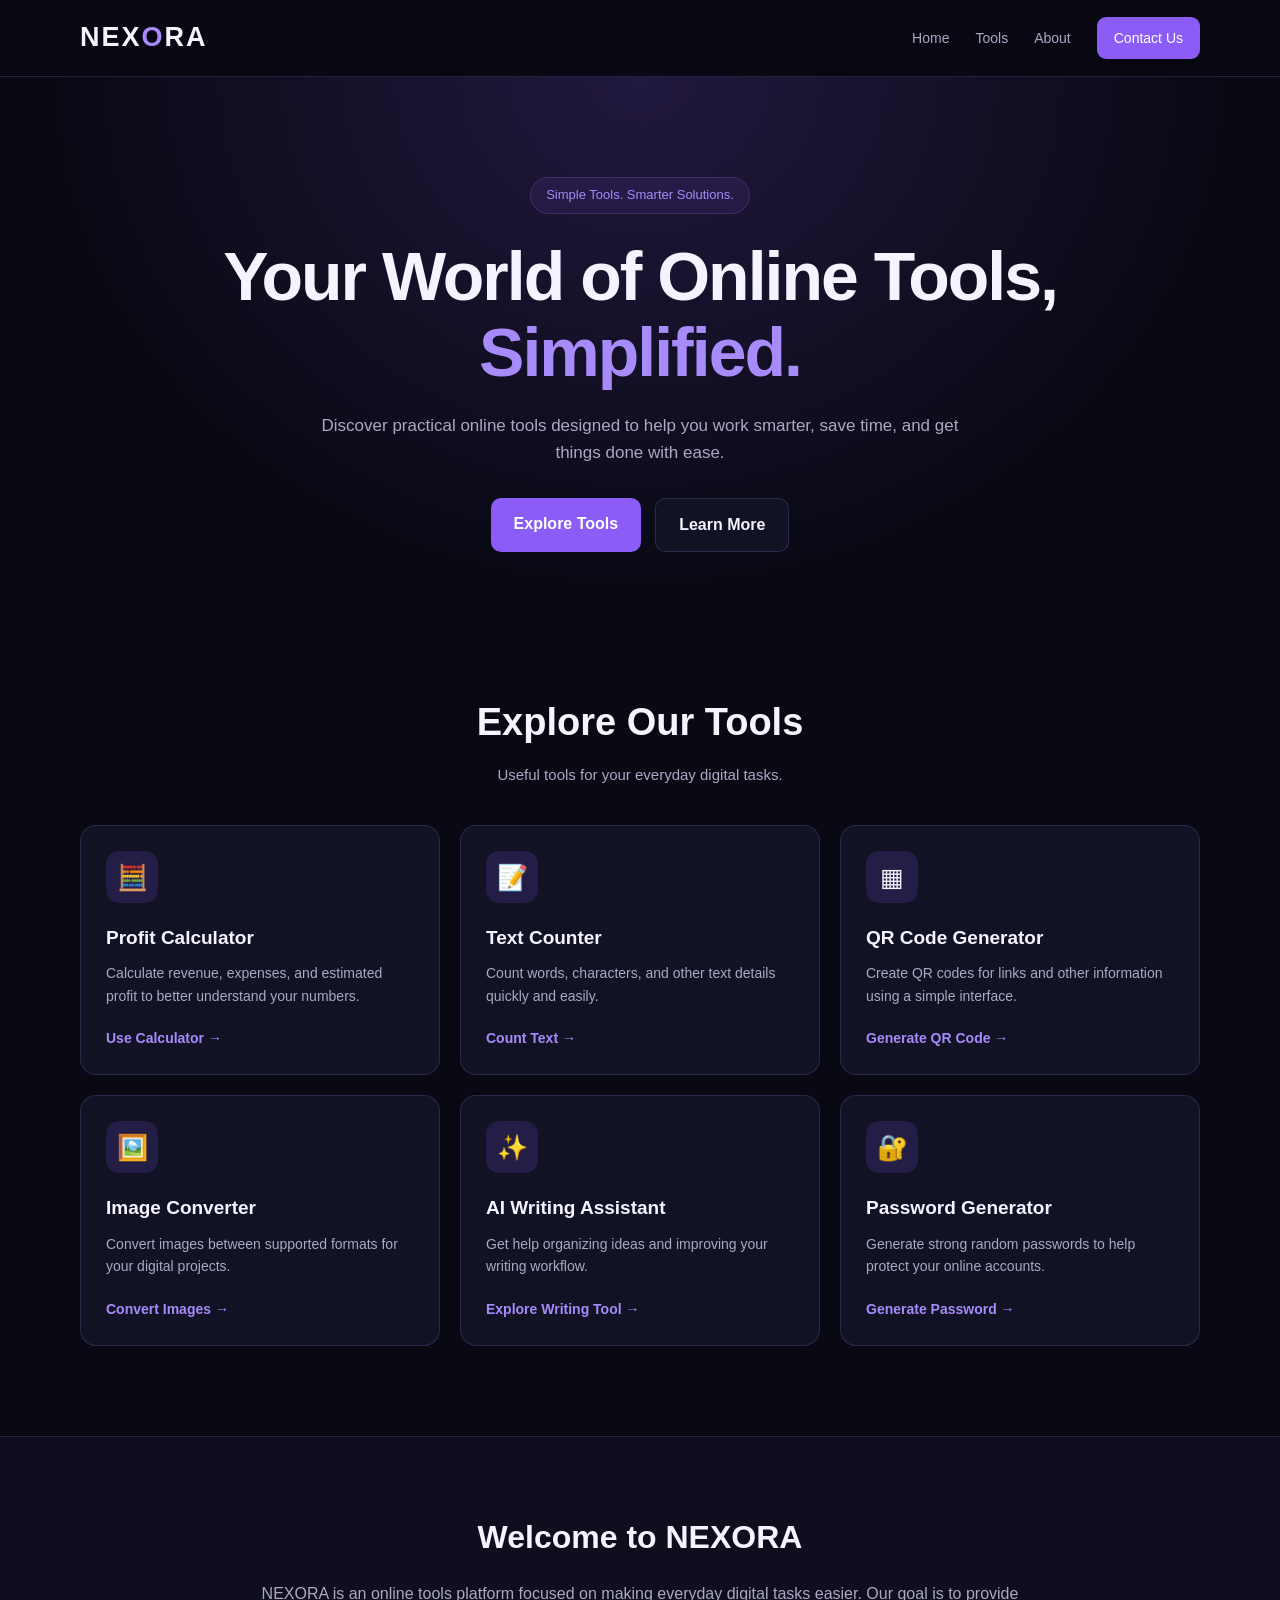
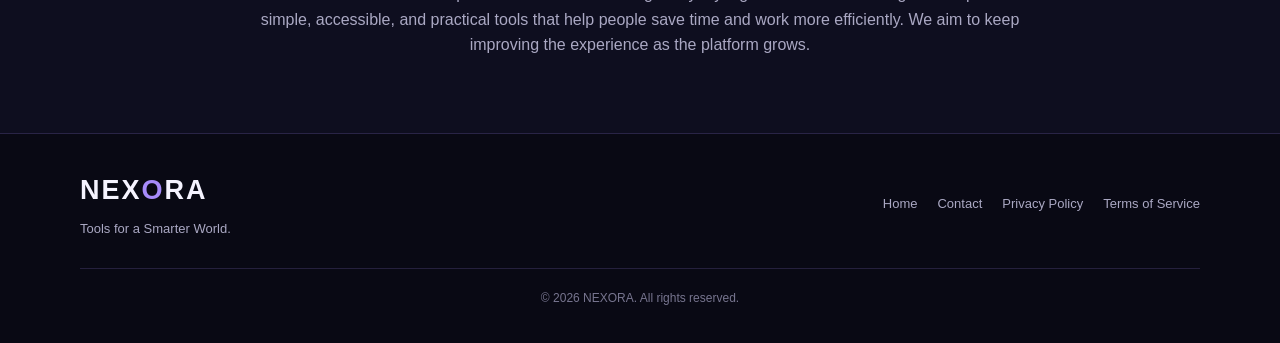
<file: index.html>
<!DOCTYPE html>
<html lang="en">
<head>
    <meta charset="UTF-8">
    <meta name="viewport" content="width=device-width, initial-scale=1.0">
    <meta name="theme-color" content="#090914">

    <meta name="description" content="NEXORA provides free, simple and powerful online tools for productivity, file conversion, calculations and more.">

    <meta name="robots" content="index, follow">

    <title>NEXORA — Tools for a Smarter World</title>

    <!-- Google AdSense -->
    <script async
        src="https://pagead2.googlesyndication.com/pagead/js/adsbygoogle.js?client=ca-pub-7312902540885556"
        crossorigin="anonymous"></script>

    <style>
        :root {
            --background: #090914;
            --surface: #121225;
            --surface-hover: #1a1a33;
            --purple: #8b5cf6;
            --purple-light: #a78bfa;
            --text: #f5f3ff;
            --muted: #aaa8c3;
            --border: rgba(167, 139, 250, 0.18);
        }

        * {
            margin: 0;
            padding: 0;
            box-sizing: border-box;
        }

        html {
            scroll-behavior: smooth;
        }

        body {
            font-family: Arial, Helvetica, sans-serif;
            background: var(--background);
            color: var(--text);
            line-height: 1.6;
        }

        a {
            color: inherit;
            text-decoration: none;
        }

        button,
        a {
            -webkit-tap-highlight-color: transparent;
        }

        .container {
            width: min(1120px, 92%);
            margin: 0 auto;
        }

        /* Header */

        header {
            position: sticky;
            top: 0;
            z-index: 100;
            background: rgba(9, 9, 20, 0.92);
            backdrop-filter: blur(14px);
            border-bottom: 1px solid var(--border);
        }

        .navbar {
            min-height: 76px;
            display: flex;
            justify-content: space-between;
            align-items: center;
            gap: 24px;
        }

        .logo {
            font-size: 27px;
            font-weight: 800;
            letter-spacing: 2px;
            color: var(--text);
        }

        .logo span {
            color: var(--purple-light);
        }

        .nav-links {
            display: flex;
            align-items: center;
            gap: 26px;
        }

        .nav-links a {
            color: var(--muted);
            font-size: 14px;
            transition: color 0.2s ease;
        }

        .nav-links a:hover {
            color: var(--purple-light);
        }

        .nav-button {
            background: var(--purple);
            color: white !important;
            padding: 10px 17px;
            border-radius: 9px;
        }

        .nav-button:hover {
            background: #7544e8;
        }

        /* Hero */

        .hero {
            text-align: center;
            padding: 100px 0 80px;
            background:
                radial-gradient(
                    ellipse at top,
                    rgba(139, 92, 246, 0.19),
                    transparent 65%
                );
        }

        .hero-label {
            display: inline-block;
            color: var(--purple-light);
            border: 1px solid var(--border);
            background: rgba(139, 92, 246, 0.09);
            padding: 7px 15px;
            border-radius: 50px;
            font-size: 13px;
            margin-bottom: 24px;
        }

        .hero h1 {
            font-size: clamp(38px, 6vw, 68px);
            line-height: 1.12;
            letter-spacing: -2px;
            max-width: 850px;
            margin: 0 auto 22px;
        }

        .hero h1 span {
            color: var(--purple-light);
        }

        .hero p {
            max-width: 650px;
            margin: 0 auto;
            color: var(--muted);
            font-size: 17px;
        }

        .hero-buttons {
            display: flex;
            justify-content: center;
            gap: 14px;
            flex-wrap: wrap;
            margin-top: 32px;
        }

        .button {
            display: inline-block;
            padding: 13px 23px;
            border-radius: 10px;
            font-weight: 700;
            transition: transform 0.2s ease,
                        background 0.2s ease;
        }

        .button:hover {
            transform: translateY(-2px);
        }

        .button-primary {
            background: var(--purple);
            color: white;
        }

        .button-primary:hover {
            background: #7544e8;
        }

        .button-secondary {
            border: 1px solid var(--border);
            background: var(--surface);
            color: var(--text);
        }

        .button-secondary:hover {
            background: var(--surface-hover);
        }

        /* Tools */

        .tools-section {
            padding: 60px 0 90px;
            scroll-margin-top: 90px;
        }

        .section-heading {
            text-align: center;
            margin-bottom: 38px;
        }

        .section-heading h2 {
            font-size: clamp(28px, 4vw, 38px);
            margin-bottom: 10px;
        }

        .section-heading p {
            color: var(--muted);
            font-size: 15px;
        }

        .tools-grid {
            display: grid;
            grid-template-columns: repeat(3, minmax(0, 1fr));
            gap: 20px;
        }

        .tool-card {
            display: flex;
            flex-direction: column;
            align-items: flex-start;
            min-height: 240px;
            padding: 25px;
            background: var(--surface);
            border: 1px solid var(--border);
            border-radius: 16px;
            transition: transform 0.2s ease,
                        border-color 0.2s ease,
                        background 0.2s ease;
        }

        .tool-card:hover {
            transform: translateY(-5px);
            border-color: rgba(167, 139, 250, 0.55);
            background: var(--surface-hover);
        }

        .tool-icon {
            display: flex;
            align-items: center;
            justify-content: center;
            width: 52px;
            height: 52px;
            border-radius: 13px;
            background: rgba(139, 92, 246, 0.15);
            font-size: 25px;
            margin-bottom: 20px;
        }

        .tool-card h3 {
            font-size: 19px;
            margin-bottom: 9px;
        }

        .tool-card p {
            color: var(--muted);
            font-size: 14px;
            margin-bottom: 20px;
        }

        .tool-link {
            margin-top: auto;
            color: var(--purple-light);
            font-size: 14px;
            font-weight: 700;
        }

        .tool-link:hover {
            color: white;
        }

        /* About */

        .about-section {
            padding: 75px 0;
            background: rgba(18, 18, 37, 0.65);
            border-top: 1px solid var(--border);
            border-bottom: 1px solid var(--border);
            scroll-margin-top: 90px;
        }

        .about-content {
            max-width: 760px;
            margin: 0 auto;
            text-align: center;
        }

        .about-content h2 {
            font-size: 32px;
            margin-bottom: 18px;
        }

        .about-content p {
            color: var(--muted);
            font-size: 16px;
        }

        /* Footer */

        footer {
            padding: 35px 0;
        }

        .footer-content {
            display: flex;
            justify-content: space-between;
            align-items: center;
            gap: 22px;
            flex-wrap: wrap;
        }

        .footer-brand p {
            color: var(--muted);
            font-size: 13px;
            margin-top: 7px;
        }

        .footer-links {
            display: flex;
            gap: 20px;
            flex-wrap: wrap;
        }

        .footer-links a {
            color: var(--muted);
            font-size: 13px;
        }

        .footer-links a:hover {
            color: var(--purple-light);
        }

        .copyright {
            text-align: center;
            color: #77758f;
            font-size: 12px;
            margin-top: 28px;
            padding-top: 20px;
            border-top: 1px solid var(--border);
        }

        /* Responsive design */

        @media (max-width: 850px) {
            .tools-grid {
                grid-template-columns: repeat(2, minmax(0, 1fr));
            }

            .nav-links {
                gap: 15px;
            }
        }

        @media (max-width: 560px) {
            .navbar {
                min-height: 70px;
                flex-wrap: wrap;
                padding: 15px 0;
            }

            .logo {
                font-size: 24px;
            }

            .nav-links {
                width: 100%;
                justify-content: space-between;
                gap: 10px;
            }

            .nav-links a {
                font-size: 12px;
            }

            .nav-button {
                padding: 7px 10px;
            }

            .hero {
                padding: 75px 0 55px;
            }

            .hero h1 {
                letter-spacing: -1px;
            }

            .hero p {
                font-size: 15px;
            }

            .tools-section {
                padding: 45px 0 65px;
            }

            .tools-grid {
                grid-template-columns: 1fr;
            }

            .tool-card {
                min-height: 215px;
            }

            .footer-content {
                flex-direction: column;
                align-items: flex-start;
            }

            .about-content h2 {
                font-size: 27px;
            }
        }
    </style>
</head>

<body>

    <!-- Header -->
    <header>
        <div class="container navbar">

            <a class="logo" href="index.html" aria-label="NEXORA Home">
                NEX<span>O</span>RA
            </a>

            <nav class="nav-links" aria-label="Main navigation">
                <a href="index.html">Home</a>
                <a href="#tools">Tools</a>
                <a href="#about">About</a>
                <a href="contact.html" class="nav-button">Contact Us</a>
            </nav>

        </div>
    </header>

    <main>

        <!-- Hero Section -->
        <section class="hero">
            <div class="container">

                <div class="hero-label">
                    Simple Tools. Smarter Solutions.
                </div>

                <h1>
                    Your World of Online Tools,
                    <span>Simplified.</span>
                </h1>

                <p>
                    Discover practical online tools designed to help you
                    work smarter, save time, and get things done with ease.
                </p>

                <div class="hero-buttons">
                    <a href="#tools" class="button button-primary">
                        Explore Tools
                    </a>

                    <a href="#about" class="button button-secondary">
                        Learn More
                    </a>
                </div>

            </div>
        </section>

        <!-- Tools Section -->
        <section class="tools-section" id="tools">
            <div class="container">

                <div class="section-heading">
                    <h2>Explore Our Tools</h2>
                    <p>
                        Useful tools for your everyday digital tasks.
                    </p>
                </div>

                <div class="tools-grid">

                    <!-- Tool 1 -->
                    <article class="tool-card">
                        <div class="tool-icon" aria-hidden="true">🧮</div>

                        <h3>Profit Calculator</h3>

                        <p>
                            Calculate revenue, expenses, and estimated
                            profit to better understand your numbers.
                        </p>

                        <a href="profit-calculator.html" class="tool-link">
                            Use Calculator →
                        </a>
                    </article>

                    <!-- Tool 2 -->
                    <article class="tool-card">
                        <div class="tool-icon" aria-hidden="true">📝</div>

                        <h3>Text Counter</h3>

                        <p>
                            Count words, characters, and other text
                            details quickly and easily.
                        </p>

                        <a href="text-counter.html" class="tool-link">
                            Count Text →
                        </a>
                    </article>

                    <!-- Tool 3 -->
                    <article class="tool-card">
                        <div class="tool-icon" aria-hidden="true">▦</div>

                        <h3>QR Code Generator</h3>

                        <p>
                            Create QR codes for links and other
                            information using a simple interface.
                        </p>

                        <a href="qr-generator.html" class="tool-link">
                            Generate QR Code →
                        </a>
                    </article>

                    <!-- Tool 4 -->
                    <article class="tool-card">
                        <div class="tool-icon" aria-hidden="true">🖼️</div>

                        <h3>Image Converter</h3>

                        <p>
                            Convert images between supported formats
                            for your digital projects.
                        </p>

                        <a href="image-converter.html" class="tool-link">
                            Convert Images →
                        </a>
                    </article>

                    <!-- Tool 5 -->
                    <article class="tool-card">
                        <div class="tool-icon" aria-hidden="true">✨</div>

                        <h3>AI Writing Assistant</h3>

                        <p>
                            Get help organizing ideas and improving
                            your writing workflow.
                        </p>

                        <a href="ai-writing.html" class="tool-link">
                            Explore Writing Tool →
                        </a>
                    </article>

                    <!-- Tool 6 -->
                    <article class="tool-card">
                        <div class="tool-icon" aria-hidden="true">🔐</div>

                        <h3>Password Generator</h3>

                        <p>
                            Generate strong random passwords to help
                            protect your online accounts.
                        </p>

                        <a href="password-generator.html" class="tool-link">
                            Generate Password →
                        </a>
                    </article>

                </div>

            </div>
        </section>

        <!-- About Section -->
        <section class="about-section" id="about">
            <div class="container">

                <div class="about-content">
                    <h2>Welcome to NEXORA</h2>

                    <p>
                        NEXORA is an online tools platform focused on
                        making everyday digital tasks easier. Our goal
                        is to provide simple, accessible, and practical
                        tools that help people save time and work more
                        efficiently. We aim to keep improving the
                        experience as the platform grows.
                    </p>
                </div>

            </div>
        </section>

    </main>

    <!-- Footer -->
    <footer>
        <div class="container">

            <div class="footer-content">

                <div class="footer-brand">
                    <a class="logo" href="index.html">
                        NEX<span>O</span>RA
                    </a>

                    <p>Tools for a Smarter World.</p>
                </div>

                <nav class="footer-links" aria-label="Footer navigation">
                    <a href="index.html">Home</a>
                    <a href="contact.html">Contact</a>
                    <a href="privacy.html">Privacy Policy</a>
                    <a href="terms.html">Terms of Service</a>
                </nav>

            </div>

            <div class="copyright">
                © <span id="current-year"></span> NEXORA.
                All rights reserved.
            </div>

        </div>
    </footer>

    <script>
        document.getElementById("current-year").textContent =
            new Date().getFullYear();
    </script>

</body>
</html>
</file>
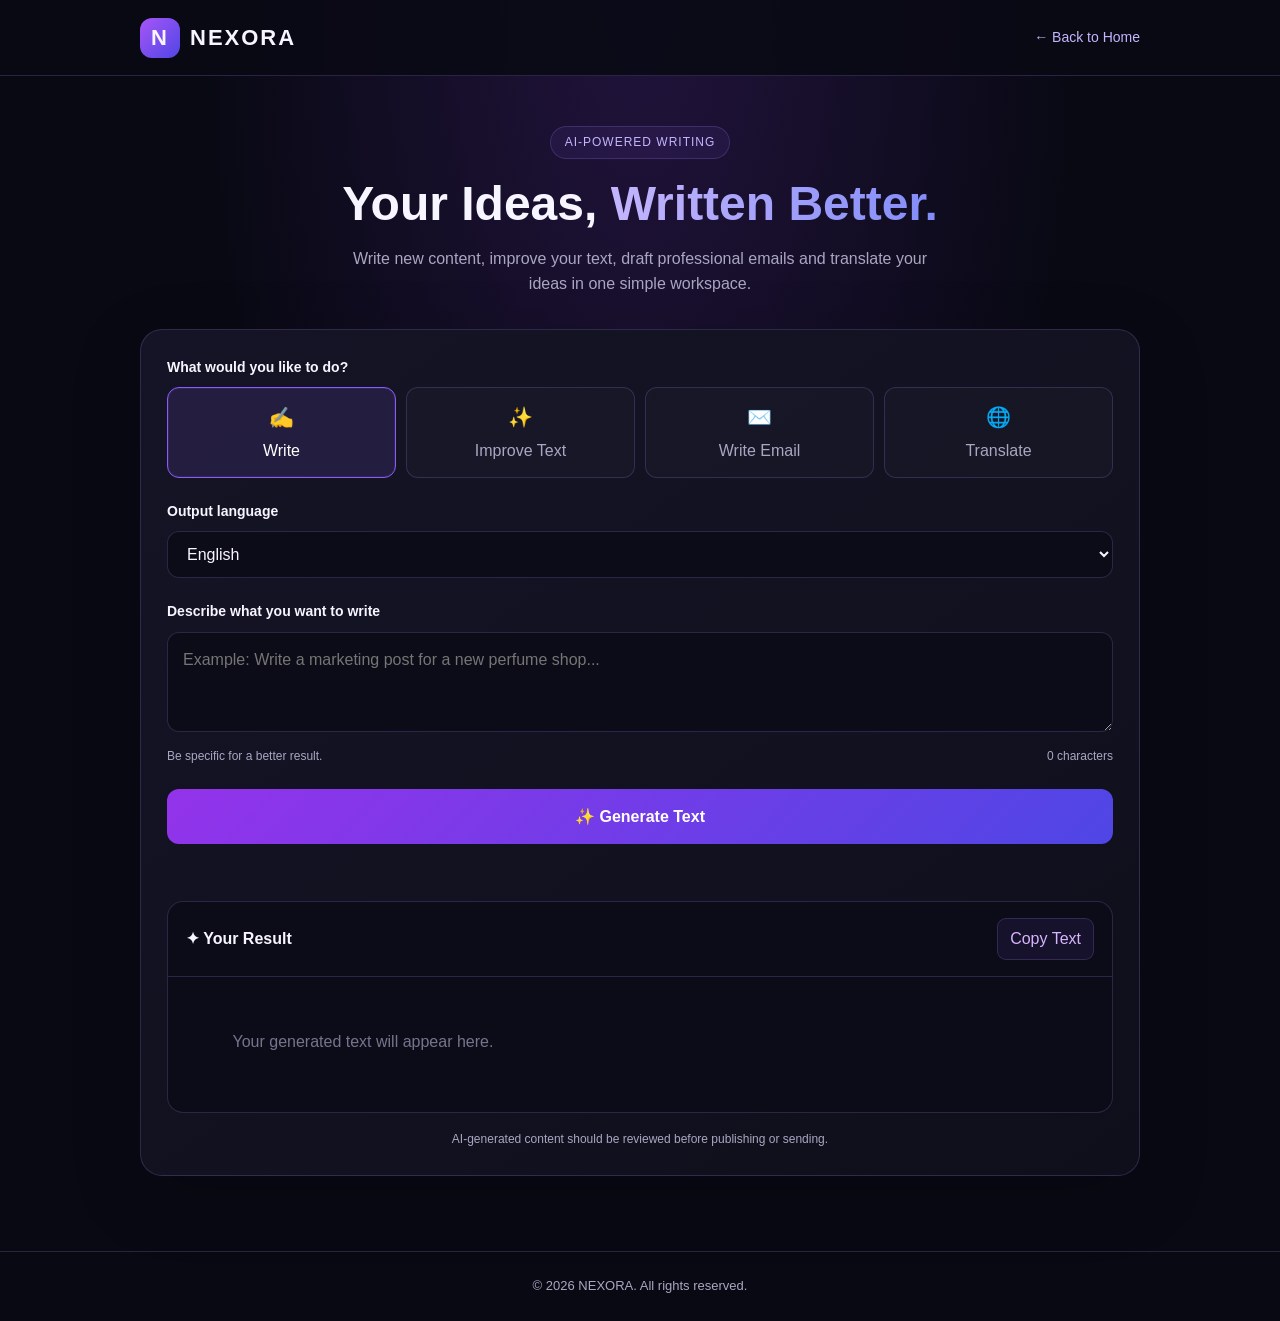
<file: ai-writing.html>
<!DOCTYPE html>
<html lang="en">
<head>
  <meta charset="UTF-8">
  <meta name="viewport" content="width=device-width, initial-scale=1.0">
  <meta name="theme-color" content="#090914">
  <meta name="description" content="NEXORA AI Writing Assistant — write, improve and translate text.">
  <title>AI Writing Assistant | NEXORA</title>

  <style>
    :root {
      --bg: #090914;
      --panel: #111120;
      --panel2: #19172b;
      --purple: #8b5cf6;
      --blue: #6366f1;
      --text: #f7f5ff;
      --muted: #aaa6c2;
      --border: rgba(167, 139, 250, 0.2);
    }

    * {
      box-sizing: border-box;
      margin: 0;
      padding: 0;
    }

    body {
      min-height: 100vh;
      background:
        radial-gradient(ellipse at 50% 0%, #21133c 0%, transparent 48%),
        var(--bg);
      color: var(--text);
      font-family: Arial, Helvetica, sans-serif;
      line-height: 1.6;
    }

    button, textarea, select {
      font: inherit;
    }

    button, a {
      -webkit-tap-highlight-color: transparent;
    }

    a {
      color: inherit;
      text-decoration: none;
    }

    .container {
      width: min(1000px, 92%);
      margin: auto;
    }

    header {
      border-bottom: 1px solid var(--border);
      background: rgba(9, 9, 20, 0.9);
    }

    nav {
      min-height: 75px;
      display: flex;
      align-items: center;
      justify-content: space-between;
      gap: 15px;
    }

    .logo {
      display: flex;
      align-items: center;
      gap: 10px;
      font-size: 22px;
      font-weight: 800;
      letter-spacing: 2px;
    }

    .logo-mark {
      display: grid;
      place-items: center;
      width: 40px;
      height: 40px;
      border-radius: 12px;
      background: linear-gradient(135deg, #a855f7, #4f46e5);
    }

    .back-link {
      color: #c4b5fd;
      font-size: 14px;
    }

    main {
      padding: 50px 0 75px;
    }

    .intro {
      text-align: center;
      margin-bottom: 32px;
    }

    .badge {
      display: inline-block;
      border: 1px solid var(--border);
      background: #8b5cf616;
      color: #c4b5fd;
      border-radius: 50px;
      padding: 6px 14px;
      font-size: 12px;
      letter-spacing: 1px;
      margin-bottom: 16px;
    }

    h1 {
      font-size: clamp(32px, 5vw, 48px);
      line-height: 1.2;
      margin-bottom: 13px;
    }

    .gradient {
      background: linear-gradient(90deg, #c4b5fd, #818cf8);
      -webkit-background-clip: text;
      background-clip: text;
      color: transparent;
    }

    .intro p {
      color: var(--muted);
      max-width: 600px;
      margin: auto;
    }

    .workspace {
      border: 1px solid var(--border);
      border-radius: 22px;
      padding: 26px;
      background: linear-gradient(145deg, #151426, #0f0f1b);
      box-shadow: 0 20px 70px #0003;
    }

    .field {
      margin-bottom: 22px;
    }

    label {
      display: block;
      font-size: 14px;
      font-weight: 700;
      margin-bottom: 9px;
    }

    .modes {
      display: grid;
      grid-template-columns: repeat(4, 1fr);
      gap: 10px;
    }

    .mode {
      border: 1px solid var(--border);
      background: #ffffff05;
      color: var(--muted);
      padding: 13px 7px;
      border-radius: 12px;
      cursor: pointer;
      transition: 0.2s;
    }

    .mode span {
      display: block;
      font-size: 20px;
      margin-bottom: 5px;
    }

    .mode.active {
      border-color: var(--purple);
      background: #8b5cf621;
      color: white;
      box-shadow: inset 0 0 0 1px #8b5cf622;
    }

    select, textarea {
      width: 100%;
      color: var(--text);
      background: #0c0c18;
      border: 1px solid var(--border);
      border-radius: 12px;
      padding: 13px 15px;
      outline: none;
    }

    select:focus, textarea:focus {
      border-color: var(--purple);
    }

    select option {
      background: #111120;
      color: white;
    }

    textarea {
      resize: vertical;
      min-height: 145px;
      line-height: 1.8;
    }

    #instructions {
      min-height: 100px;
    }

    .input-footer {
      display: flex;
      justify-content: space-between;
      gap: 12px;
      flex-wrap: wrap;
      color: var(--muted);
      font-size: 12px;
      margin-top: 8px;
    }

    .generate {
      width: 100%;
      border: 0;
      border-radius: 12px;
      padding: 15px;
      background: linear-gradient(135deg, #9333ea, #4f46e5);
      color: white;
      font-weight: 800;
      cursor: pointer;
      transition: 0.2s;
    }

    .generate:hover {
      filter: brightness(1.12);
      transform: translateY(-1px);
    }

    .generate:disabled {
      opacity: 0.6;
      cursor: wait;
      transform: none;
    }

    .result {
      margin-top: 25px;
      border: 1px solid var(--border);
      border-radius: 16px;
      overflow: hidden;
      background: #0c0c18;
    }

    .result-header {
      display: flex;
      justify-content: space-between;
      align-items: center;
      gap: 12px;
      padding: 16px 18px;
      border-bottom: 1px solid var(--border);
      flex-wrap: wrap;
    }

    .result-header h2 {
      font-size: 16px;
    }

    .result-body {
      min-height: 135px;
      padding: 20px;
      white-space: pre-wrap;
      overflow-wrap: anywhere;
      color: #e4e0f5;
      line-height: 1.9;
    }

    .placeholder {
      color: #77738e;
    }

    .copy-btn {
      border: 1px solid var(--border);
      background: #8b5cf615;
      color: #d8b4fe;
      border-radius: 9px;
      padding: 7px 12px;
      cursor: pointer;
    }

    .status {
      min-height: 22px;
      color: #c4b5fd;
      font-size: 13px;
      margin-top: 10px;
    }

    .notice {
      margin-top: 17px;
      color: var(--muted);
      font-size: 12px;
      text-align: center;
    }

    footer {
      border-top: 1px solid var(--border);
      padding: 24px 0;
      text-align: center;
      color: var(--muted);
      font-size: 13px;
    }

    @media (max-width: 600px) {
      main {
        padding-top: 35px;
      }

      .workspace {
        padding: 17px;
      }

      .modes {
        grid-template-columns: repeat(2, 1fr);
      }

      .logo {
        font-size: 18px;
      }
    }
  </style>
</head>

<body>
  <header>
    <div class="container">
      <nav>
        <a href="main.html" class="logo">
          <span class="logo-mark">N</span>
          <span>NEXORA</span>
        </a>
        <a href="main.html" class="back-link">← Back to Home</a>
      </nav>
    </div>
  </header>

  <main class="container">
    <section class="intro">
      <span class="badge">AI-POWERED WRITING</span>
      <h1>Your Ideas, <span class="gradient">Written Better.</span></h1>
      <p>
        Write new content, improve your text, draft professional emails
        and translate your ideas in one simple workspace.
      </p>
    </section>

    <section class="workspace">
      <div class="field">
        <label>What would you like to do?</label>
        <div class="modes">
          <button type="button" class="mode active" data-mode="write">
            <span>✍️</span>Write
          </button>
          <button type="button" class="mode" data-mode="improve">
            <span>✨</span>Improve Text
          </button>
          <button type="button" class="mode" data-mode="email">
            <span>✉️</span>Write Email
          </button>
          <button type="button" class="mode" data-mode="translate">
            <span>🌐</span>Translate
          </button>
        </div>
      </div>

      <div class="field">
        <label for="language">Output language</label>
        <select id="language">
          <option value="English">English</option>
          <option value="Arabic">العربية</option>
        </select>
      </div>

      <div class="field">
        <label for="instructions" id="instruction-label">
          Describe what you want to write
        </label>
        <textarea
          id="instructions"
          placeholder="Example: Write a marketing post for a new perfume shop..."
        ></textarea>
        <div class="input-footer">
          <span>Be specific for a better result.</span>
          <span id="instruction-count">0 characters</span>
        </div>
      </div>

      <div class="field" id="source-field" hidden>
        <label for="source-text">Text to work on</label>
        <textarea
          id="source-text"
          placeholder="Paste your text here..."
        ></textarea>
        <div class="input-footer">
          <span>Your original text</span>
          <span id="source-count">0 characters</span>
        </div>
      </div>

      <button type="button" class="generate" id="generate">
        ✨ Generate Text
      </button>

      <div class="status" id="status" role="status" aria-live="polite"></div>

      <section class="result">
        <div class="result-header">
          <h2>✦ Your Result</h2>
          <button type="button" class="copy-btn" id="copy">Copy Text</button>
        </div>
        <div class="result-body placeholder" id="result" aria-live="polite">
          Your generated text will appear here.
        </div>
      </section>

      <p class="notice">
        AI-generated content should be reviewed before publishing or sending.
      </p>
    </section>
  </main>

  <footer>
    <div class="container">
      © <span id="year"></span> NEXORA. All rights reserved.
    </div>
  </footer>

  <script>
    const modes = document.querySelectorAll(".mode");
    const instructions = document.getElementById("instructions");
    const sourceText = document.getElementById("source-text");
    const sourceField = document.getElementById("source-field");
    const instructionLabel = document.getElementById("instruction-label");
    const generateButton = document.getElementById("generate");
    const result = document.getElementById("result");
    const status = document.getElementById("status");

    let currentMode = "write";

    const modeSettings = {
      write: {
        label: "Describe what you want to write",
        placeholder: "Example: Write a marketing post for a new perfume shop...",
        button: "✨ Generate Text",
        source: false
      },
      improve: {
        label: "How should the text be improved?",
        placeholder: "Example: Make it more professional and easier to read...",
        button: "✨ Improve Text",
        source: true
      },
      email: {
        label: "Describe the email you need",
        placeholder: "Example: Write a polite email asking about a job vacancy...",
        button: "✉️ Generate Email",
        source: false
      },
      translate: {
        label: "Any translation preferences? (Optional)",
        placeholder: "Example: Use natural, simple language...",
        button: "🌐 Translate Text",
        source: true
      }
    };

    function updateCounts() {
      document.getElementById("instruction-count").textContent =
        instructions.value.length + " characters";

      document.getElementById("source-count").textContent =
        sourceText.value.length + " characters";
    }

    modes.forEach(button => {
      button.addEventListener("click", () => {
        currentMode = button.dataset.mode;

        modes.forEach(item => item.classList.remove("active"));
        button.classList.add("active");

        const settings = modeSettings[currentMode];

        instructionLabel.textContent = settings.label;
        instructions.placeholder = settings.placeholder;
        generateButton.textContent = settings.button;
        sourceField.hidden = !settings.source;

        if (currentMode === "improve") {
          sourceText.placeholder = "Paste the text you want to improve...";
        }

        if (currentMode === "translate") {
          sourceText.placeholder = "Paste the text you want to translate...";
        }

        status.textContent = "";
        updateCounts();
      });
    });

    instructions.addEventListener("input", updateCounts);
    sourceText.addEventListener("input", updateCounts);

    generateButton.addEventListener("click", () => {
      const prompt = instructions.value.trim();
      const original = sourceText.value.trim();

      if (!prompt && currentMode !== "translate") {
        status.textContent = "Please describe what you want first.";
        instructions.focus();
        return;
      }

      if (modeSettings[currentMode].source && !original) {
        status.textContent = "Please enter the text you want to work on.";
        sourceText.focus();
        return;
      }

      if (currentMode === "translate" && !original) {
        status.textContent = "Please enter the text you want to translate.";
        sourceText.focus();
        return;
      }

      const language = document.getElementById("language").value;

      result.classList.remove("placeholder");

      if (currentMode === "write" || currentMode === "email") {
        result.textContent =
          "Your request is ready, but real AI generation has not been connected yet.\n\n" +
          "Request: " + prompt +
          "\nOutput language: " + language +
          "\n\nNext step: connect this page to an AI service through a secure backend.";
      } else {
        result.textContent =
          "Your text is ready to be processed, but real AI generation has not been connected yet.\n\n" +
          "Text: " + original +
          "\nInstructions: " + (prompt || "Translate the text") +
          "\nOutput language: " + language +
          "\n\nNext step: connect this page to an AI service through a secure backend.";
      }

      status.textContent =
        "Demo mode: the AI service still needs to be connected.";
    });

    document.getElementById("copy").addEventListener("click", async () => {
      const text = result.textContent.trim();

      if (!text || result.classList.contains("placeholder")) {
        status.textContent = "There is no result to copy yet.";
        return;
      }

      try {
        await navigator.clipboard.writeText(text);
        status.textContent = "Text copied successfully!";
      } catch (error) {
        status.textContent =
          "Copy was blocked by the browser. Select the result and copy it manually.";
      }
    });

    document.getElementById("year").textContent =
      new Date().getFullYear();
  </script>
</body>
</html>
</file>
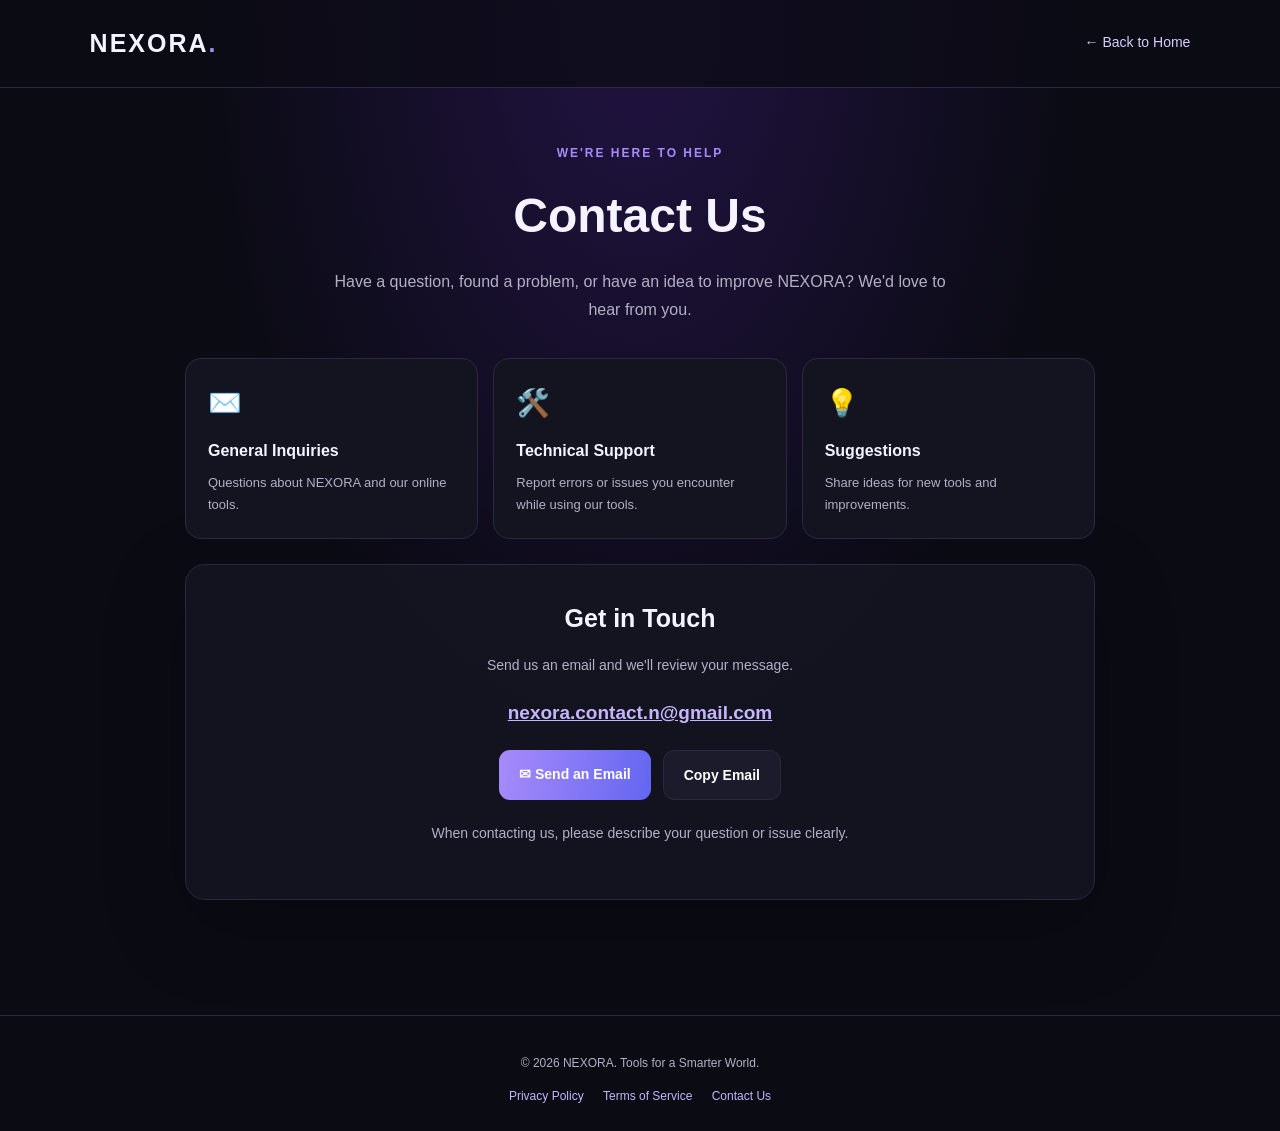
<file: contact.html>
<!DOCTYPE html>
<html lang="en">
<head>
<meta charset="UTF-8">
<meta name="viewport" content="width=device-width, initial-scale=1.0">
<meta name="description" content="Contact NEXORA for technical support, feedback, and general inquiries about our online tools.">
<title>Contact Us | NEXORA</title>

<style>
:root {
  --bg: #0b0b14;
  --panel: #141421;
  --panel2: #1b1b2c;
  --text: #f5f3ff;
  --muted: #b2b0c5;
  --purple: #a78bfa;
  --blue: #6366f1;
  --border: #292940;
}
* { box-sizing: border-box; }

body {
  margin: 0;
  min-height: 100vh;
  background: radial-gradient(ellipse at top, #211342 0%, var(--bg) 48%);
  color: var(--text);
  font-family: Arial, Helvetica, sans-serif;
  line-height: 1.7;
}

header {
  padding: 22px 7%;
  display: flex;
  justify-content: space-between;
  align-items: center;
  border-bottom: 1px solid var(--border);
  background: rgba(11,11,20,.75);
}

.logo {
  font-size: 25px;
  font-weight: 800;
  letter-spacing: 2px;
}
.logo span { color: var(--purple); }

header a {
  color: #d8ccff;
  text-decoration: none;
  font-size: 14px;
}

main {
  max-width: 950px;
  margin: 55px auto;
  padding: 0 20px 60px;
}

.eyebrow {
  text-align: center;
  color: var(--purple);
  font-size: 12px;
  letter-spacing: 2px;
  font-weight: bold;
}

h1 {
  text-align: center;
  font-size: clamp(34px, 5vw, 48px);
  margin: 12px 0;
}

.intro {
  text-align: center;
  color: var(--muted);
  max-width: 620px;
  margin: 0 auto 35px;
}

.grid {
  display: grid;
  grid-template-columns: repeat(3, 1fr);
  gap: 15px;
  margin-bottom: 25px;
}

.info-card {
  background: var(--panel);
  border: 1px solid var(--border);
  border-radius: 16px;
  padding: 22px;
}

.icon {
  font-size: 27px;
  margin-bottom: 10px;
}

.info-card h3 {
  font-size: 16px;
  margin: 5px 0 8px;
}

.info-card p {
  font-size: 13px;
  color: var(--muted);
  margin: 0;
}

.contact-card {
  background: rgba(20,20,33,.96);
  border: 1px solid var(--border);
  border-radius: 20px;
  padding: 32px;
  text-align: center;
  box-shadow: 0 25px 80px #0004;
}

.contact-card h2 {
  font-size: 25px;
  margin: 0 0 8px;
}

.contact-card p {
  color: var(--muted);
  font-size: 14px;
}

.email {
  display: block;
  color: #c4b5fd;
  font-size: clamp(15px, 3vw, 19px);
  font-weight: bold;
  overflow-wrap: anywhere;
  margin: 20px 0;
}

.buttons {
  display: flex;
  justify-content: center;
  gap: 12px;
  flex-wrap: wrap;
}

.btn {
  display: inline-block;
  padding: 13px 20px;
  border-radius: 11px;
  font-size: 14px;
  font-weight: bold;
  text-decoration: none;
  cursor: pointer;
}

.primary {
  background: linear-gradient(100deg, var(--purple), var(--blue));
  color: white;
  border: none;
}

.secondary {
  background: var(--panel2);
  color: white;
  border: 1px solid var(--border);
}

.btn:hover { filter: brightness(1.12); }

.note {
  margin-top: 22px;
  color: var(--muted);
  font-size: 12px;
}

footer {
  border-top: 1px solid var(--border);
  padding: 25px;
  text-align: center;
  color: var(--muted);
  font-size: 12px;
}

footer a {
  color: #c4b5fd;
  text-decoration: none;
  margin: 0 8px;
}

@media(max-width:700px) {
  header { padding: 18px 5%; }
  main { margin-top: 35px; padding: 0 14px 40px; }
  .grid { grid-template-columns: 1fr; }
  .contact-card { padding: 24px 17px; }
}
</style>
</head>

<body>

<header>
  <div class="logo">NEXORA<span>.</span></div>
  <a href="main.html">← Back to Home</a>
</header>

<main>
  <div class="eyebrow">WE'RE HERE TO HELP</div>
  <h1>Contact Us</h1>

  <p class="intro">
    Have a question, found a problem, or have an idea to improve NEXORA?
    We'd love to hear from you.
  </p>

  <section class="grid">
    <div class="info-card">
      <div class="icon">✉️</div>
      <h3>General Inquiries</h3>
      <p>Questions about NEXORA and our online tools.</p>
    </div>

    <div class="info-card">
      <div class="icon">🛠️</div>
      <h3>Technical Support</h3>
      <p>Report errors or issues you encounter while using our tools.</p>
    </div>

    <div class="info-card">
      <div class="icon">💡</div>
      <h3>Suggestions</h3>
      <p>Share ideas for new tools and improvements.</p>
    </div>
  </section>

  <section class="contact-card">
    <h2>Get in Touch</h2>
    <p>Send us an email and we'll review your message.</p>

    <a class="email" href="mailto:nexora.contact.n@gmail.com">
      nexora.contact.n@gmail.com
    </a>

    <div class="buttons">
      <a class="btn primary"
         href="mailto:nexora.contact.n@gmail.com?subject=NEXORA%20Website%20Inquiry">
        ✉ Send an Email
      </a>

      <button class="btn secondary" id="copyBtn" type="button">
        Copy Email
      </button>
    </div>

    <p class="note">
      When contacting us, please describe your question or issue clearly.
    </p>
    <p class="note" id="copyStatus" aria-live="polite"></p>
  </section>
</main>

<footer>
  <p>© 2026 NEXORA. Tools for a Smarter World.</p>
  <a href="privacy.html">Privacy Policy</a>
  <a href="terms.html">Terms of Service</a>
  <a href="contact.html">Contact Us</a>
</footer>

<script>
const copyBtn = document.getElementById('copyBtn');
const copyStatus = document.getElementById('copyStatus');
const email = 'nexora.contact.n@gmail.com';

copyBtn.addEventListener('click', async () => {
  try {
    await navigator.clipboard.writeText(email);
    copyStatus.textContent = 'Email copied successfully!';
  } catch (error) {
    copyStatus.textContent = 'Please copy the email manually: ' + email;
  }
});
</script>

</body>
</html>
</file>
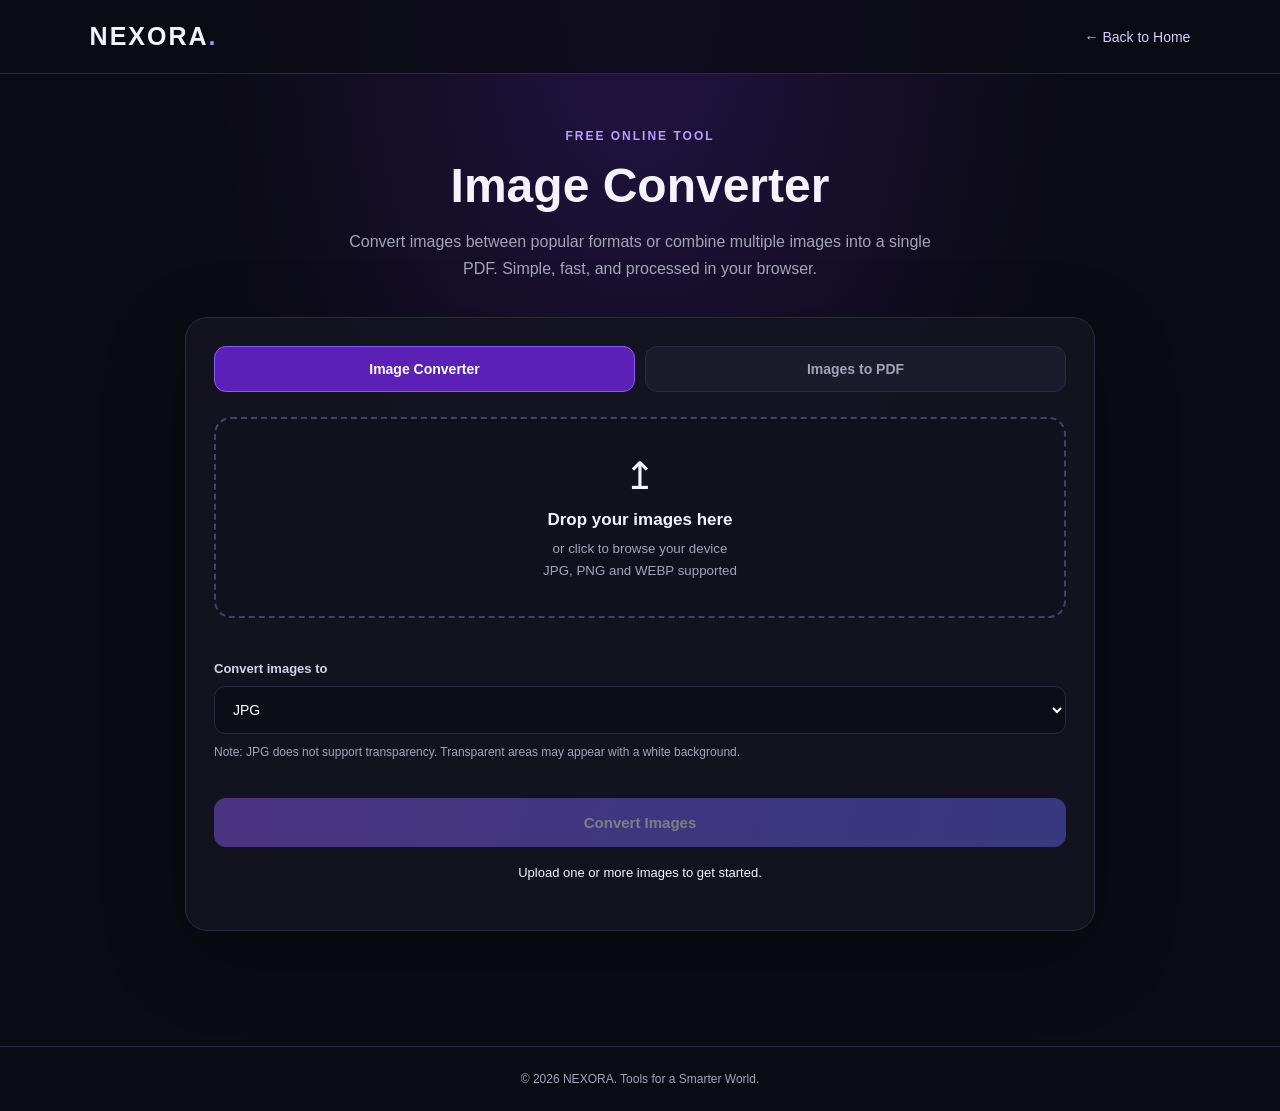
<file: image-converter.html>
<!DOCTYPE html>
<html lang="en">
<head>
<meta charset="UTF-8">
<meta name="viewport" content="width=device-width, initial-scale=1.0">
<title>Image Converter | NEXORA</title>
<style>
:root {
  --bg: #0b0b14;
  --panel: #141421;
  --panel2: #1b1b2c;
  --purple: #8b5cf6;
  --blue: #6366f1;
  --text: #f5f3ff;
  --muted: #a3a3b8;
  --border: #292940;
  --green: #34d399;
}
* { box-sizing: border-box; }
body {
  margin: 0;
  min-height: 100vh;
  background: radial-gradient(ellipse at top, #211342 0%, var(--bg) 48%);
  color: var(--text);
  font-family: Arial, Helvetica, sans-serif;
}
header {
  padding: 22px 7%;
  display: flex;
  align-items: center;
  justify-content: space-between;
  border-bottom: 1px solid var(--border);
  background: rgba(11,11,20,.75);
}
.logo { font-size: 25px; font-weight: 800; letter-spacing: 2px; }
.logo span { color: #a78bfa; }
.home {
  color: #d8ccff;
  text-decoration: none;
  font-size: 14px;
}
main { max-width: 950px; margin: 55px auto; padding: 0 20px 60px; }
.eyebrow {
  color: #b6a0ff;
  font-size: 12px;
  font-weight: bold;
  letter-spacing: 2px;
  text-transform: uppercase;
  text-align: center;
}
h1 { text-align: center; font-size: clamp(32px, 5vw, 48px); margin: 15px 0; }
.subtitle {
  text-align: center;
  color: var(--muted);
  line-height: 1.7;
  max-width: 600px;
  margin: 0 auto 35px;
}
.card {
  background: rgba(20,20,33,.95);
  border: 1px solid var(--border);
  border-radius: 22px;
  padding: 28px;
  box-shadow: 0 25px 80px #0004;
}
.tabs { display: grid; grid-template-columns: 1fr 1fr; gap: 10px; margin-bottom: 25px; }
.tab {
  padding: 14px 10px;
  background: var(--panel2);
  border: 1px solid var(--border);
  border-radius: 12px;
  color: var(--muted);
  cursor: pointer;
  font-size: 14px;
  font-weight: bold;
}
.tab.active {
  color: white;
  border-color: var(--purple);
  background: #5b21b6;
}
.dropzone {
  display: block;
  text-align: center;
  border: 2px dashed #484064;
  border-radius: 17px;
  padding: 35px 15px;
  background: #11111e;
  cursor: pointer;
  transition: .2s;
}
.dropzone:hover, .dropzone.drag {
  border-color: #a78bfa;
  background: #1c1630;
}
.upload-icon { font-size: 38px; margin-bottom: 12px; }
.dropzone strong { display: block; font-size: 17px; margin-bottom: 8px; }
.dropzone small { color: var(--muted); line-height: 1.6; }
#fileInput { display: none; }
.files { display: grid; gap: 10px; margin-top: 18px; }
.file {
  display: flex;
  align-items: center;
  gap: 13px;
  padding: 12px;
  background: var(--panel2);
  border: 1px solid var(--border);
  border-radius: 12px;
}
.thumb {
  width: 54px; height: 54px;
  object-fit: cover;
  border-radius: 8px;
  background: #090910;
}
.file-info { flex: 1; min-width: 0; }
.file-name { overflow-wrap: anywhere; font-size: 13px; font-weight: bold; }
.file-meta { color: var(--muted); font-size: 12px; margin-top: 6px; }
.remove {
  border: 0; background: #3a1d32; color: #fda4af;
  padding: 8px 10px; border-radius: 8px; cursor: pointer;
}
.settings { margin-top: 25px; }
label.setting-label {
  display: block; font-size: 13px; color: #d6d3e8;
  font-weight: bold; margin-bottom: 10px;
}
select, input[type="text"] {
  width: 100%; padding: 14px; border-radius: 11px;
  background: #0d0d18; color: white; border: 1px solid var(--border);
  outline: none; font-size: 14px;
}
select:focus, input:focus { border-color: var(--purple); }
.hint { color: var(--muted); font-size: 12px; line-height: 1.6; margin-top: 9px; }
.primary {
  width: 100%; padding: 16px; margin-top: 24px;
  border: 0; border-radius: 12px;
  background: linear-gradient(100deg, var(--purple), var(--blue));
  color: white; font-size: 15px; font-weight: bold;
  cursor: pointer; transition: .2s;
}
.primary:hover { filter: brightness(1.12); transform: translateY(-1px); }
.primary:disabled { opacity: .45; cursor: not-allowed; transform: none; }
.status { font-size: 13px; line-height: 1.6; margin-top: 16px; text-align: center; }
.status.error { color: #fda4af; }
.status.success { color: var(--green); }
.results { display: grid; gap: 10px; margin-top: 18px; }
.result {
  padding: 15px; background: #10251f; border: 1px solid #24513f;
  border-radius: 12px; display: flex; align-items: center; gap: 12px;
}
.result-info { flex: 1; min-width: 0; }
.result-name { overflow-wrap: anywhere; font-size: 13px; font-weight: bold; }
.result-meta { color: #a7c9bb; font-size: 12px; margin-top: 5px; }
.download {
  color: white; text-decoration: none; background: #16634b;
  padding: 10px 12px; border-radius: 8px; font-size: 12px; font-weight: bold;
}
footer { border-top: 1px solid var(--border); padding: 25px; text-align: center; color: var(--muted); font-size: 12px; }
.hidden { display: none !important; }
@media (max-width: 600px) {
  header { padding: 18px 5%; }
  main { margin-top: 35px; padding: 0 14px 40px; }
  .card { padding: 18px; }
  .file { gap: 9px; }
  .thumb { width: 44px; height: 44px; }
  .download { padding: 9px; }
}
</style>
</head>
<body>
<header>
  <div class="logo">NEXORA<span>.</span></div>
  <a class="home" href="main.html">← Back to Home</a>
</header>

<main>
  <div class="eyebrow">Free Online Tool</div>
  <h1>Image Converter</h1>
  <p class="subtitle">Convert images between popular formats or combine multiple images into a single PDF. Simple, fast, and processed in your browser.</p>

  <section class="card">
    <div class="tabs">
      <button class="tab active" id="imageTab" type="button">Image Converter</button>
      <button class="tab" id="pdfTab" type="button">Images to PDF</button>
    </div>

    <label class="dropzone" id="dropzone" for="fileInput">
      <div class="upload-icon">↥</div>
      <strong>Drop your images here</strong>
      <small>or click to browse your device<br>JPG, PNG and WEBP supported</small>
    </label>
    <input id="fileInput" type="file" accept="image/jpeg,image/png,image/webp" multiple>

    <div class="files" id="fileList"></div>

    <div class="settings" id="formatSettings">
      <label class="setting-label" for="format">Convert images to</label>
      <select id="format">
        <option value="image/jpeg">JPG</option>
        <option value="image/png">PNG</option>
        <option value="image/webp">WEBP</option>
      </select>
      <p class="hint">Note: JPG does not support transparency. Transparent areas may appear with a white background.</p>
    </div>

    <div class="settings hidden" id="pdfSettings">
      <label class="setting-label" for="pageSize">PDF page size</label>
      <select id="pageSize">
        <option value="fit">Fit each image to its own page</option>
        <option value="a4">A4 portrait pages</option>
      </select>
      <p class="hint">Images will be placed in the selected order, with one image per PDF page.</p>
    </div>

    <button class="primary" id="convertBtn" type="button" disabled>Convert Images</button>
    <div class="status" id="status" role="status" aria-live="polite">Upload one or more images to get started.</div>
    <div class="results" id="results"></div>
  </section>
</main>

<footer>© 2026 NEXORA. Tools for a Smarter World.</footer>

<script>
const fileInput = document.getElementById('fileInput');
const dropzone = document.getElementById('dropzone');
const fileList = document.getElementById('fileList');
const format = document.getElementById('format');
const formatSettings = document.getElementById('formatSettings');
const pdfSettings = document.getElementById('pdfSettings');
const convertBtn = document.getElementById('convertBtn');
const statusBox = document.getElementById('status');
const results = document.getElementById('results');
const imageTab = document.getElementById('imageTab');
const pdfTab = document.getElementById('pdfTab');

let files = [];
let mode = 'image';
let outputUrls = [];

function formatBytes(bytes) {
  if (bytes < 1024) return bytes + ' B';
  if (bytes < 1024 * 1024) return (bytes / 1024).toFixed(1) + ' KB';
  return (bytes / (1024 * 1024)).toFixed(2) + ' MB';
}

function setStatus(message, type = '') {
  statusBox.textContent = message;
  statusBox.className = 'status ' + type;
}

function clearResults() {
  outputUrls.forEach(url => URL.revokeObjectURL(url));
  outputUrls = [];
  results.replaceChildren();
}

function isSupportedImage(file) {
  return ['image/jpeg', 'image/png', 'image/webp'].includes(file.type);
}

function addFiles(incoming) {
  const valid = Array.from(incoming).filter(isSupportedImage);
  const rejected = incoming.length - valid.length;

  files = files.concat(valid);
  clearResults();
  renderFiles();

  if (rejected > 0) {
    setStatus('Some files were skipped. Please use JPG, PNG or WEBP images.', 'error');
  } else if (files.length) {
    setStatus(files.length + ' image(s) ready to convert.');
  }
}

function renderFiles() {
  fileList.replaceChildren();

  files.forEach((file, index) => {
    const row = document.createElement('div');
    row.className = 'file';

    const img = document.createElement('img');
    img.className = 'thumb';
    img.alt = 'Image preview';
    img.src = URL.createObjectURL(file);

    const info = document.createElement('div');
    info.className = 'file-info';

    const name = document.createElement('div');
    name.className = 'file-name';
    name.textContent = file.name;

    const meta = document.createElement('div');
    meta.className = 'file-meta';
    meta.textContent = file.type.split('/')[1].toUpperCase() + ' · ' + formatBytes(file.size);

    const remove = document.createElement('button');
    remove.className = 'remove';
    remove.type = 'button';
    remove.textContent = 'Remove';
    remove.setAttribute('aria-label', 'Remove ' + file.name);
    remove.addEventListener('click', () => {
      files.splice(index, 1);
      clearResults();
      renderFiles();
      setStatus(files.length ? files.length + ' image(s) ready to convert.' : 'Upload one or more images to get started.');
    });

    info.append(name, meta);
    row.append(img, info, remove);
    fileList.append(row);
  });

  convertBtn.disabled = files.length === 0;
}

function setMode(nextMode) {
  mode = nextMode;
  imageTab.classList.toggle('active', mode === 'image');
  pdfTab.classList.toggle('active', mode === 'pdf');
  formatSettings.classList.toggle('hidden', mode !== 'image');
  pdfSettings.classList.toggle('hidden', mode !== 'pdf');
  convertBtn.textContent = mode === 'pdf' ? 'Create PDF' : 'Convert Images';
  clearResults();
  setStatus(files.length ? files.length + ' image(s) ready to convert.' : 'Upload one or more images to get started.');
}

imageTab.addEventListener('click', () => setMode('image'));
pdfTab.addEventListener('click', () => setMode('pdf'));

fileInput.addEventListener('change', event => {
  addFiles(Array.from(event.target.files || []));
  fileInput.value = '';
});

dropzone.addEventListener('dragover', event => {
  event.preventDefault();
  dropzone.classList.add('drag');
});
dropzone.addEventListener('dragleave', () => dropzone.classList.remove('drag'));
dropzone.addEventListener('drop', event => {
  event.preventDefault();
  dropzone.classList.remove('drag');
  addFiles(Array.from(event.dataTransfer.files || []));
});

function loadImage(file) {
  return new Promise((resolve, reject) => {
    const url = URL.createObjectURL(file);
    const img = new Image();
    img.onload = () => {
      URL.revokeObjectURL(url);
      resolve(img);
    };
    img.onerror = () => {
      URL.revokeObjectURL(url);
      reject(new Error('Could not read ' + file.name));
    };
    img.src = url;
  });
}

function canvasToBlob(canvas, mimeType) {
  return new Promise((resolve, reject) => {
    canvas.toBlob(blob => {
      if (blob) resolve(blob);
      else reject(new Error('This image format could not be created by your browser.'));
    }, mimeType, 0.92);
  });
}

function safeBaseName(name) {
  return name.replace(/\.[^.]+$/, '').replace(/[<>:"/\\|?*\x00-\x1F]/g, '_') || 'image';
}

async function convertOneImage(file, mimeType) {
  const img = await loadImage(file);
  const canvas = document.createElement('canvas');
  canvas.width = img.naturalWidth;
  canvas.height = img.naturalHeight;

  const ctx = canvas.getContext('2d');
  if (mimeType === 'image/jpeg') {
    ctx.fillStyle = '#ffffff';
    ctx.fillRect(0, 0, canvas.width, canvas.height);
  }
  ctx.drawImage(img, 0, 0);

  const blob = await canvasToBlob(canvas, mimeType);
  const extension = {
    'image/jpeg': 'jpg',
    'image/png': 'png',
    'image/webp': 'webp'
  }[mimeType];

  return {
    blob,
    name: safeBaseName(file.name) + '.' + extension,
    originalSize: file.size
  };
}

function addDownload(blob, name, details) {
  const url = URL.createObjectURL(blob);
  outputUrls.push(url);

  const row = document.createElement('div');
  row.className = 'result';

  const icon = document.createElement('div');
  icon.textContent = name.toLowerCase().endsWith('.pdf') ? '📄' : '🖼️';
  icon.style.fontSize = '26px';

  const info = document.createElement('div');
  info.className = 'result-info';

  const title = document.createElement('div');
  title.className = 'result-name';
  title.textContent = name;

  const meta = document.createElement('div');
  meta.className = 'result-meta';
  meta.textContent = details;

  const link = document.createElement('a');
  link.className = 'download';
  link.href = url;
  link.download = name;
  link.textContent = 'Download';

  info.append(title, meta);
  row.append(icon, info, link);
  results.append(row);
}

function canvasBlobFromImage(img, mimeType = 'image/jpeg') {
  const canvas = document.createElement('canvas');
  canvas.width = img.naturalWidth;
  canvas.height = img.naturalHeight;
  const ctx = canvas.getContext('2d');
  ctx.fillStyle = '#ffffff';
  ctx.fillRect(0, 0, canvas.width, canvas.height);
  ctx.drawImage(img, 0, 0);
  return canvasToBlob(canvas, mimeType);
}

function blobToDataUrl(blob) {
  return new Promise((resolve, reject) => {
    const reader = new FileReader();
    reader.onload = () => resolve(reader.result);
    reader.onerror = () => reject(new Error('Could not prepare image for PDF.'));
    reader.readAsDataURL(blob);
  });
}

function dataUrlToBytes(dataUrl) {
  const base64 = dataUrl.split(',')[1];
  const binary = atob(base64);
  const bytes = new Uint8Array(binary.length);
  for (let i = 0; i < binary.length; i++) bytes[i] = binary.charCodeAt(i);
  return bytes;
}

function concatBytes(chunks) {
  const total = chunks.reduce((sum, chunk) => sum + chunk.length, 0);
  const result = new Uint8Array(total);
  let offset = 0;
  for (const chunk of chunks) {
    result.set(chunk, offset);
    offset += chunk.length;
  }
  return result;
}

function makePdf(jpegImages, pageSize) {
  const objects = [];
  const pageRefs = [];
  let nextId = 3;

  const catalogId = 1;
  const pagesId = 2;
  const pages = [];

  for (const item of jpegImages) {
    const imageId = nextId++;
    const contentId = nextId++;
    const pageId = nextId++;

    let pageW, pageH, x, y, drawW, drawH;

    if (pageSize === 'a4') {
      pageW = 595.28;
      pageH = 841.89;
      const margin = 28;
      const scale = Math.min(
        (pageW - margin * 2) / item.width,
        (pageH - margin * 2) / item.height
      );
      drawW = item.width * scale;
      drawH = item.height * scale;
      x = (pageW - drawW) / 2;
      y = (pageH - drawH) / 2;
    } else {
      const scale = Math.min(1, 2000 / Math.max(item.width, item.height));
      drawW = item.width * scale;
      drawH = item.height * scale;
      pageW = drawW;
      pageH = drawH;
      x = 0;
      y = 0;
    }

    const content = new TextEncoder().encode(
      'q\n' + drawW.toFixed(3) + ' 0 0 ' + drawH.toFixed(3) + ' ' +
      x.toFixed(3) + ' ' + y.toFixed(3) + ' cm\n/Im0 Do\nQ\n'
    );

    const imageHeader = new TextEncoder().encode(
      imageId + ' 0 obj\n<< /Type /XObject /Subtype /Image /Width ' +
      item.width + ' /Height ' + item.height +
      ' /ColorSpace /DeviceRGB /BitsPerComponent 8 /Filter /DCTDecode /Length ' +
      item.bytes.length + ' >>\nstream\n'
    );
    const imageFooter = new TextEncoder().encode('\nendstream\nendobj\n');
    objects.push({ id: imageId, bytes: concatBytes([imageHeader, item.bytes, imageFooter]) });

    const contentHeader = new TextEncoder().encode(
      contentId + ' 0 obj\n<< /Length ' + content.length + ' >>\nstream\n'
    );
    const contentFooter = new TextEncoder().encode('\nendstream\nendobj\n');
    objects.push({ id: contentId, bytes: concatBytes([contentHeader, content, contentFooter]) });

    const page = new TextEncoder().encode(
      pageId + ' 0 obj\n<< /Type /Page /Parent ' + pagesId +
      ' 0 R /MediaBox [0 0 ' + pageW.toFixed(3) + ' ' + pageH.toFixed(3) +
      '] /Resources << /XObject << /Im0 ' + imageId +
      ' 0 R >> >> /Contents ' + contentId + ' 0 R >>\nendobj\n'
    );
    objects.push({ id: pageId, bytes: page });
    pages.push(pageId);
    pageRefs.push(pageId + ' 0 R');
  }

  objects.push({
    id: catalogId,
    bytes: new TextEncoder().encode(
      '1 0 obj\n<< /Type /Catalog /Pages 2 0 R >>\nendobj\n'
    )
  });

  objects.push({
    id: pagesId,
    bytes: new TextEncoder().encode(
      '2 0 obj\n<< /Type /Pages /Kids [' + pageRefs.join(' ') +
      '] /Count ' + pages.length + ' >>\nendobj\n'
    )
  });

  objects.sort((a, b) => a.id - b.id);

  const header = new Uint8Array([
    0x25,0x50,0x44,0x46,0x2d,0x31,0x2e,0x34,0x0a,
    0x25,0xe2,0xe3,0xcf,0xd3,0x0a
  ]);
  const chunks = [header];
  const offsets = [0];
  let position = header.length;

  for (const obj of objects) {
    offsets[obj.id] = position;
    chunks.push(obj.bytes);
    position += obj.bytes.length;
  }

  const xrefStart = position;
  let xref = 'xref\n0 ' + (Math.max(...objects.map(o => o.id)) + 1) +
    '\n0000000000 65535 f \n';

  for (let i = 1; i <= Math.max(...objects.map(o => o.id)); i++) {
    xref += String(offsets[i] || 0).padStart(10, '0') + ' 00000 n \n';
  }

  xref += 'trailer\n<< /Size ' + (Math.max(...objects.map(o => o.id)) + 1) +
    ' /Root 1 0 R >>\nstartxref\n' + xrefStart + '\n%%EOF';

  chunks.push(new TextEncoder().encode(xref));
  return new Blob(chunks, { type: 'application/pdf' });
}

async function convertToPdf() {
  const images = [];

  for (let i = 0; i < files.length; i++) {
    setStatus('Preparing image ' + (i + 1) + ' of ' + files.length + '...');
    const img = await loadImage(files[i]);
    const blob = await canvasBlobFromImage(img, 'image/jpeg');
    const dataUrl = await blobToDataUrl(blob);
    images.push({
      bytes: dataUrlToBytes(dataUrl),
      width: img.naturalWidth,
      height: img.naturalHeight
    });
  }

  const pdf = makePdf(images, document.getElementById('pageSize').value);
  const baseName = files.length === 1
    ? safeBaseName(files[0].name)
    : 'nexora-images';
  addDownload(pdf, baseName + '.pdf', files.length + ' image(s) · ' + formatBytes(pdf.size));
  setStatus('PDF created successfully. Your file is ready to download.', 'success');
}

convertBtn.addEventListener('click', async () => {
  if (!files.length) return;

  convertBtn.disabled = true;
  clearResults();

  try {
    if (mode === 'pdf') {
      await convertToPdf();
    } else {
      for (let i = 0; i < files.length; i++) {
        setStatus('Converting image ' + (i + 1) + ' of ' + files.length + '...');
        const output = await convertOneImage(files[i], format.value);
        addDownload(
          output.blob,
          output.name,
          formatBytes(output.originalSize) + ' → ' + formatBytes(output.blob.size)
        );
      }
      setStatus('Conversion complete! Download your converted images below.', 'success');
    }
  } catch (error) {
    console.error(error);
    setStatus(error.message || 'Something went wrong. Please try another image.', 'error');
  } finally {
    convertBtn.disabled = files.length === 0;
  }
});
</script>
</body>
</html>
</file>
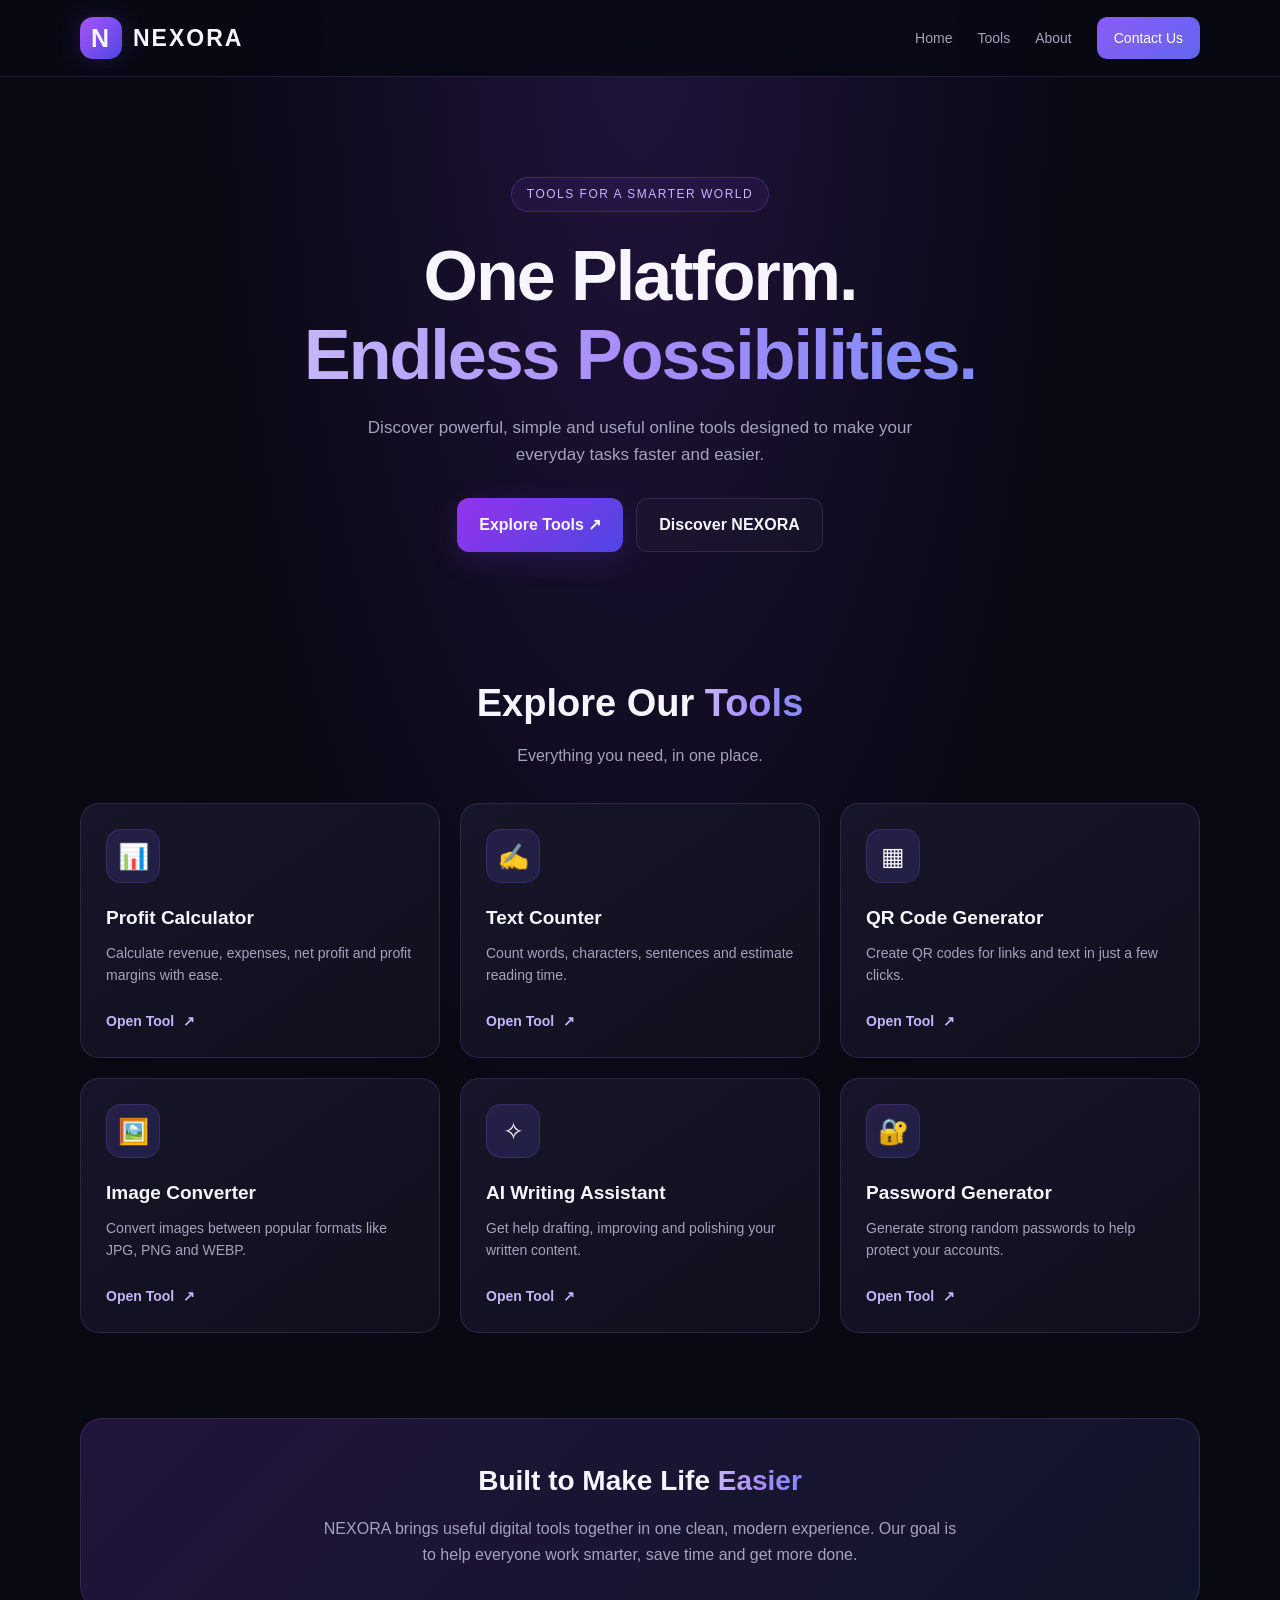
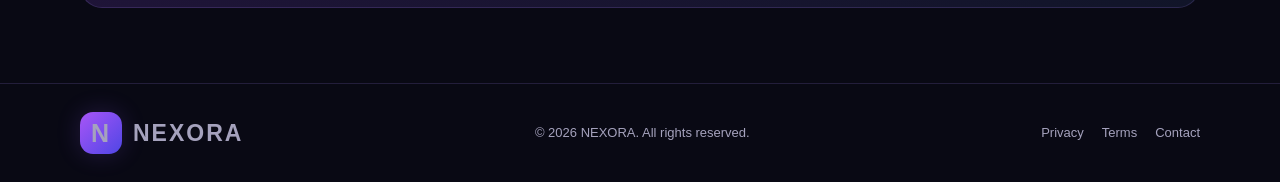
<file: index.html.html>
<!DOCTYPE html>
<html lang="en">
<head>
  <meta charset="UTF-8">
  <meta name="viewport" content="width=device-width, initial-scale=1.0">
  <meta name="theme-color" content="#090914">
  <meta name="description" content="NEXORA — Smart, simple and powerful online tools for everyone.">
  <title>NEXORA — Tools for a Smarter World</title>

  <style>
    :root {
      --bg: #090914;
      --panel: #111120;
      --panel2: #171529;
      --purple: #8b5cf6;
      --blue: #6366f1;
      --text: #f7f5ff;
      --muted: #a5a2bd;
      --border: rgba(167, 139, 250, 0.17);
    }

    * {
      margin: 0;
      padding: 0;
      box-sizing: border-box;
    }

    html {
      scroll-behavior: smooth;
    }

    body {
      background:
        radial-gradient(ellipse at 50% 0%, #21133c 0%, transparent 48%),
        var(--bg);
      color: var(--text);
      font-family: Arial, Helvetica, sans-serif;
      line-height: 1.6;
      min-height: 100vh;
    }

    a {
      color: inherit;
      text-decoration: none;
    }

    .container {
      width: min(1120px, 92%);
      margin: auto;
    }

    header {
      position: sticky;
      top: 0;
      z-index: 10;
      background: rgba(9, 9, 20, 0.88);
      backdrop-filter: blur(16px);
      border-bottom: 1px solid var(--border);
    }

    nav {
      min-height: 76px;
      display: flex;
      align-items: center;
      justify-content: space-between;
      gap: 20px;
    }

    .logo {
      display: flex;
      align-items: center;
      gap: 11px;
      font-size: 23px;
      font-weight: 800;
      letter-spacing: 2px;
    }

    .logo-mark {
      width: 42px;
      height: 42px;
      display: grid;
      place-items: center;
      border-radius: 13px;
      background: linear-gradient(135deg, #a855f7, #4f46e5);
      box-shadow: 0 0 25px #8b5cf633;
      font-size: 25px;
      font-weight: 900;
    }

    .nav-links {
      display: flex;
      align-items: center;
      gap: 25px;
      color: var(--muted);
      font-size: 14px;
    }

    .nav-links a:hover {
      color: white;
    }

    .nav-button {
      background: linear-gradient(135deg, var(--purple), var(--blue));
      padding: 10px 17px;
      border-radius: 10px;
      color: white !important;
    }

    .hero {
      padding: 100px 0 76px;
      text-align: center;
    }

    .eyebrow {
      display: inline-block;
      color: #c4b5fd;
      border: 1px solid #8b5cf644;
      background: #8b5cf612;
      padding: 7px 15px;
      border-radius: 100px;
      font-size: 12px;
      letter-spacing: 1.5px;
      margin-bottom: 25px;
    }

    h1 {
      max-width: 850px;
      margin: 0 auto 20px;
      font-size: clamp(38px, 6vw, 70px);
      line-height: 1.12;
      letter-spacing: -2px;
    }

    .gradient-text {
      background: linear-gradient(90deg, #c4b5fd, #a78bfa, #818cf8);
      -webkit-background-clip: text;
      background-clip: text;
      color: transparent;
    }

    .hero p {
      color: var(--muted);
      max-width: 610px;
      margin: 0 auto 30px;
      font-size: 17px;
    }

    .hero-actions {
      display: flex;
      justify-content: center;
      gap: 13px;
      flex-wrap: wrap;
    }

    .btn {
      display: inline-flex;
      align-items: center;
      justify-content: center;
      padding: 13px 22px;
      border-radius: 12px;
      font-weight: 700;
      transition: 0.2s;
    }

    .btn-primary {
      background: linear-gradient(135deg, #9333ea, #4f46e5);
      box-shadow: 0 8px 28px #7c3aed30;
    }

    .btn-secondary {
      border: 1px solid var(--border);
      background: #ffffff06;
    }

    .btn:hover,
    .tool-card:hover {
      transform: translateY(-4px);
    }

    .section {
      padding: 45px 0 85px;
    }

    .section-heading {
      text-align: center;
      margin-bottom: 35px;
    }

    .section-heading h2 {
      font-size: clamp(27px, 4vw, 38px);
      margin-bottom: 9px;
    }

    .section-heading p {
      color: var(--muted);
    }

    .tools-grid {
      display: grid;
      grid-template-columns: repeat(3, minmax(0, 1fr));
      gap: 20px;
    }

    .tool-card {
      position: relative;
      display: flex;
      flex-direction: column;
      min-height: 255px;
      padding: 25px;
      border: 1px solid var(--border);
      border-radius: 19px;
      background: linear-gradient(145deg, #171529, #10101d);
      transition: 0.25s;
      overflow: hidden;
    }

    .tool-card:hover {
      border-color: #8b5cf677;
      box-shadow: 0 15px 40px #0004;
    }

    .tool-icon {
      display: grid;
      place-items: center;
      width: 54px;
      height: 54px;
      border-radius: 15px;
      background: linear-gradient(135deg, #8b5cf626, #6366f126);
      border: 1px solid #8b5cf633;
      font-size: 25px;
      margin-bottom: 20px;
    }

    .tool-card h3 {
      font-size: 19px;
      margin-bottom: 8px;
    }

    .tool-card p {
      color: var(--muted);
      font-size: 14px;
      margin-bottom: 20px;
    }

    .tool-link {
      margin-top: auto;
      color: #c4b5fd;
      font-size: 14px;
      font-weight: 700;
    }

    .tool-link span {
      margin-left: 5px;
    }

    .about {
      margin-bottom: 75px;
      padding: 40px;
      text-align: center;
      background: linear-gradient(135deg, #21143a, #111529);
      border: 1px solid var(--border);
      border-radius: 22px;
    }

    .about h2 {
      font-size: 28px;
      margin-bottom: 12px;
    }

    .about p {
      max-width: 650px;
      margin: auto;
      color: var(--muted);
    }

    footer {
      border-top: 1px solid var(--border);
      padding: 28px 0;
      color: var(--muted);
      font-size: 13px;
    }

    .footer-content {
      display: flex;
      justify-content: space-between;
      align-items: center;
      flex-wrap: wrap;
      gap: 15px;
    }

    .footer-links {
      display: flex;
      gap: 18px;
      flex-wrap: wrap;
    }

    @media (max-width: 800px) {
      .tools-grid {
        grid-template-columns: repeat(2, minmax(0, 1fr));
      }

      .hero {
        padding-top: 75px;
      }

      .nav-links {
        gap: 12px;
      }
    }

    @media (max-width: 540px) {
      .tools-grid {
        grid-template-columns: 1fr;
      }

      .nav-links a:not(.nav-button) {
        display: none;
      }

      .hero {
        padding: 65px 0 50px;
      }

      .hero p {
        font-size: 15px;
      }

      .about {
        padding: 28px 20px;
      }

      .footer-content {
        flex-direction: column;
        text-align: center;
      }
    }
  </style>
</head>

<body>

  <header>
    <div class="container">
      <nav>
        <a href="main.html" class="logo">
          <span class="logo-mark">N</span>
          <span>NEXORA</span>
        </a>

        <div class="nav-links">
          <a href="#home">Home</a>
          <a href="#tools">Tools</a>
          <a href="#about">About</a>
          <a href="contact.html" class="nav-button">Contact Us</a>
        </div>
      </nav>
    </div>
  </header>

  <main>
    <section class="hero container" id="home">
      <span class="eyebrow">TOOLS FOR A SMARTER WORLD</span>

      <h1>
        One Platform.<br>
        <span class="gradient-text">Endless Possibilities.</span>
      </h1>

      <p>
        Discover powerful, simple and useful online tools
        designed to make your everyday tasks faster and easier.
      </p>

      <div class="hero-actions">
        <a href="#tools" class="btn btn-primary">Explore Tools ↗</a>
        <a href="#about" class="btn btn-secondary">Discover NEXORA</a>
      </div>
    </section>

    <section class="section container" id="tools">
      <div class="section-heading">
        <h2>Explore Our <span class="gradient-text">Tools</span></h2>
        <p>Everything you need, in one place.</p>
      </div>

      <div class="tools-grid">

        <a href="profit-calculator.html" class="tool-card">
          <div class="tool-icon">📊</div>
          <h3>Profit Calculator</h3>
          <p>Calculate revenue, expenses, net profit and profit margins with ease.</p>
          <span class="tool-link">Open Tool <span>↗</span></span>
        </a>

        <a href="text-counter.html" class="tool-card">
          <div class="tool-icon">✍️</div>
          <h3>Text Counter</h3>
          <p>Count words, characters, sentences and estimate reading time.</p>
          <span class="tool-link">Open Tool <span>↗</span></span>
        </a>

        <a href="qr-generator.html" class="tool-card">
          <div class="tool-icon">▦</div>
          <h3>QR Code Generator</h3>
          <p>Create QR codes for links and text in just a few clicks.</p>
          <span class="tool-link">Open Tool <span>↗</span></span>
        </a>

        <a href="image-converter.html" class="tool-card">
          <div class="tool-icon">🖼️</div>
          <h3>Image Converter</h3>
          <p>Convert images between popular formats like JPG, PNG and WEBP.</p>
          <span class="tool-link">Open Tool <span>↗</span></span>
        </a>

        <a href="ai-writing.html" class="tool-card">
          <div class="tool-icon">✧</div>
          <h3>AI Writing Assistant</h3>
          <p>Get help drafting, improving and polishing your written content.</p>
          <span class="tool-link">Open Tool <span>↗</span></span>
        </a>

        <a href="password-generator.html" class="tool-card">
          <div class="tool-icon">🔐</div>
          <h3>Password Generator</h3>
          <p>Generate strong random passwords to help protect your accounts.</p>
          <span class="tool-link">Open Tool <span>↗</span></span>
        </a>

      </div>
    </section>

    <section class="container" id="about">
      <div class="about">
        <h2>Built to Make Life <span class="gradient-text">Easier</span></h2>
        <p>
          NEXORA brings useful digital tools together in one clean,
          modern experience. Our goal is to help everyone work smarter,
          save time and get more done.
        </p>
      </div>
    </section>
  </main>

  <footer id="contact">
    <div class="container footer-content">
      <a href="main.html" class="logo">
        <span class="logo-mark">N</span>
        <span>NEXORA</span>
      </a>

      <p>© <span id="year"></span> NEXORA. All rights reserved.</p>

      <div class="footer-links">
        <a href="privacy.html">Privacy</a>
        <a href="terms.html">Terms</a>
        <a href="mailto:">Contact</a>
      </div>
    </div>
  </footer>

  <script>
    document.getElementById("year").textContent =
      new Date().getFullYear();
  </script>

</body>
</html>
</file>
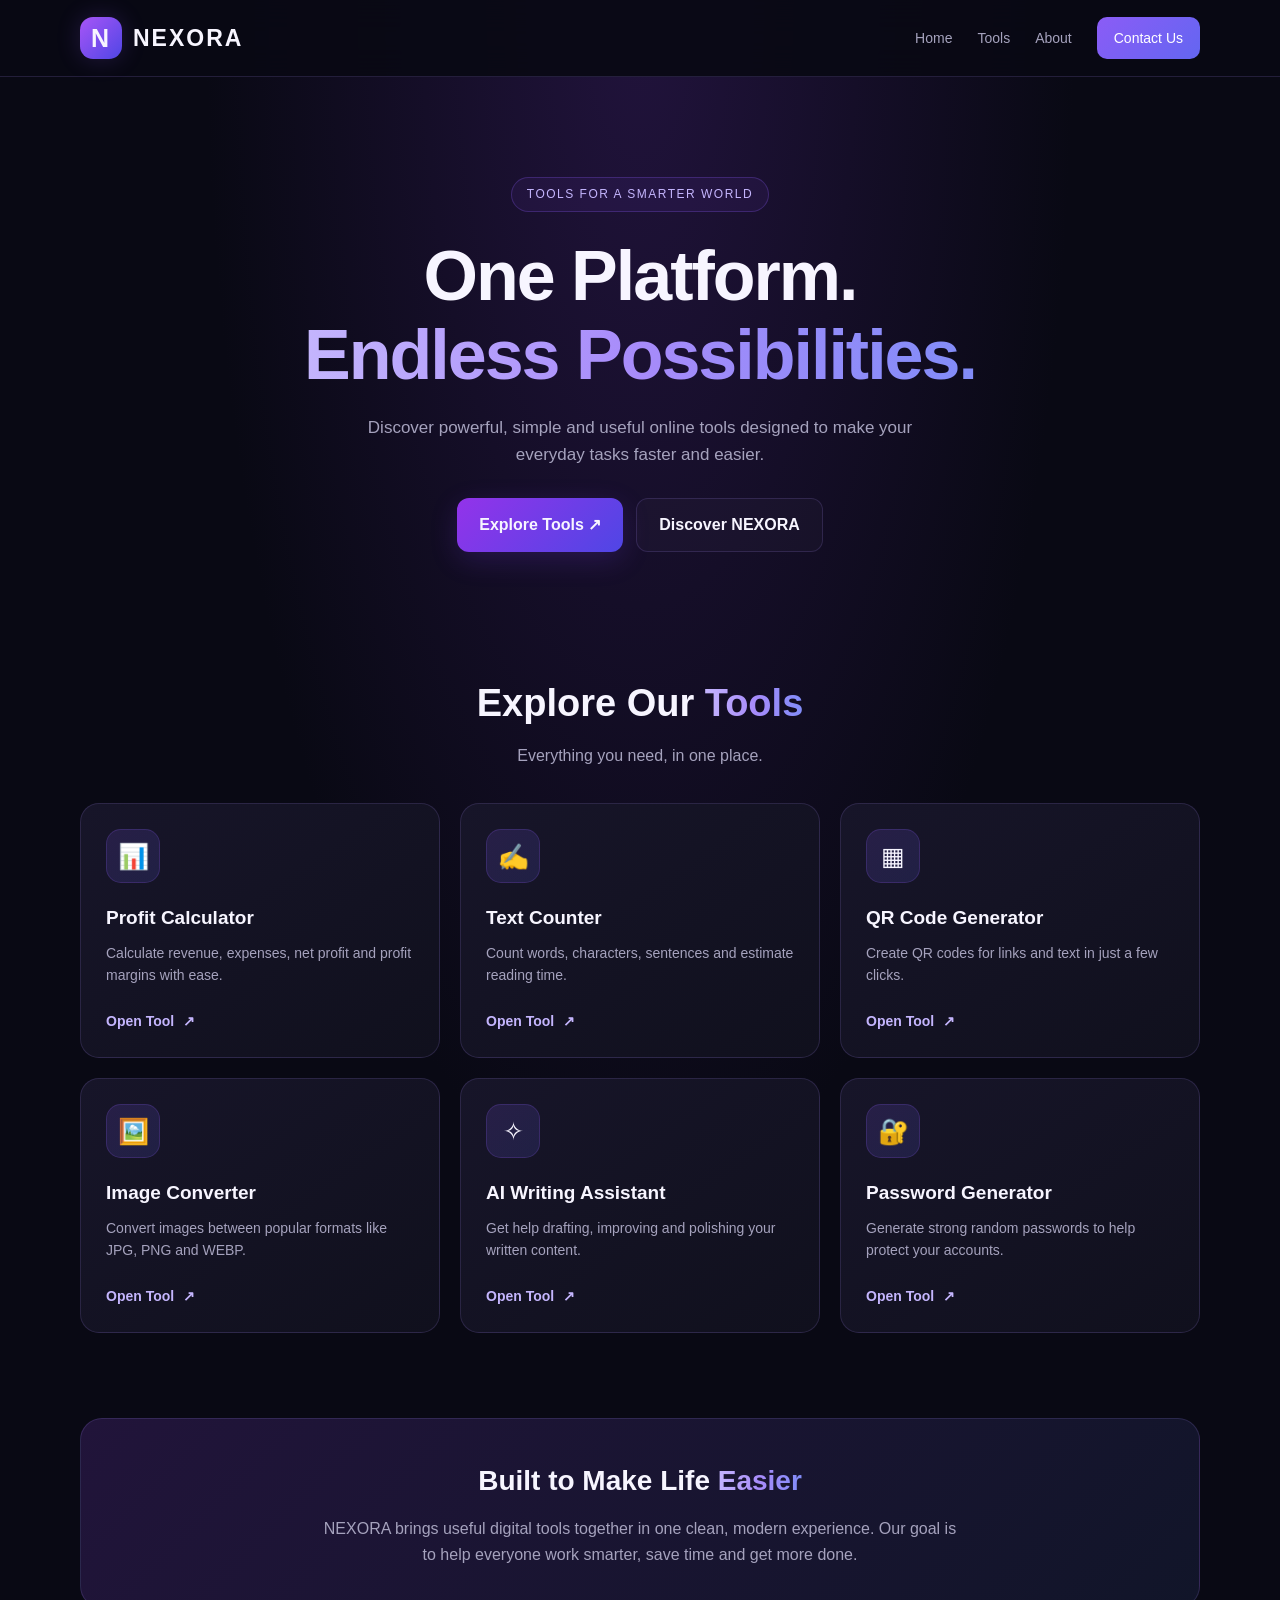
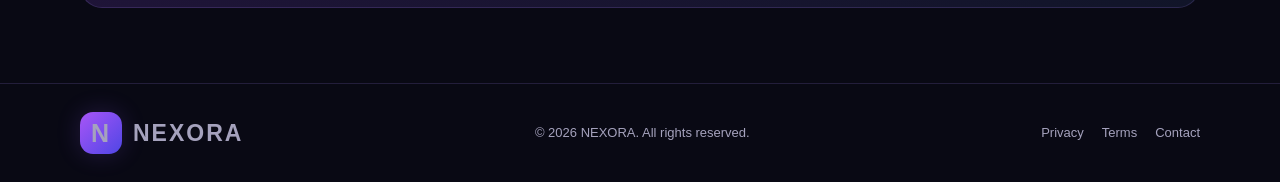
<file: indexx.html>
<!DOCTYPE html>
<html lang="en">
<head>
    <meta charset="UTF-8">
    <meta name="viewport" content="width=device-width, initial-scale=1.0">
    <meta name="theme-color" content="#090914">
    <meta name="description" content="NEXORA offers smart, simple and powerful free online tools for productivity, calculations, text, images and more.">

    <!-- Google Search Console Verification -->
    <meta name="google-site-verification" content="qrWQXR6LcOkcKl5T5wM4r2XCr336TR3IYyhowie5GKA">

    <!-- Google AdSense -->
    <script async
        src="https://pagead2.googlesyndication.com/pagead/js/adsbygoogle.js?client=ca-pub-7312902540885556"
        crossorigin="anonymous"></script>

    <title>NEXORA — Tools for a Smarter World</title>

    <style>
        :root {
            --bg: #090914;
            --panel: #111120;
            --panel2: #171529;
            --purple: #8b5cf6;
            --blue: #6366f1;
            --text: #f7f5ff;
            --muted: #a5a2bd;
            --border: rgba(167, 139, 250, 0.17);
        }

        * {
            margin: 0;
            padding: 0;
            box-sizing: border-box;
        }

        html {
            scroll-behavior: smooth;
            scroll-padding-top: 90px;
        }

        body {
            background:
                radial-gradient(ellipse at 50% 0%, #21133c 0%, transparent 48%),
                var(--bg);
            color: var(--text);
            font-family: Arial, Helvetica, sans-serif;
            line-height: 1.6;
            min-height: 100vh;
        }

        a {
            color: inherit;
            text-decoration: none;
        }

        a:focus-visible,
        button:focus-visible {
            outline: 2px solid #c4b5fd;
            outline-offset: 4px;
        }

        .container {
            width: min(1120px, 92%);
            margin: auto;
        }

        header {
            position: sticky;
            top: 0;
            z-index: 10;
            background: rgba(9, 9, 20, 0.92);
            backdrop-filter: blur(16px);
            -webkit-backdrop-filter: blur(16px);
            border-bottom: 1px solid var(--border);
        }

        nav {
            min-height: 76px;
            display: flex;
            align-items: center;
            justify-content: space-between;
            gap: 20px;
        }

        .logo {
            display: inline-flex;
            align-items: center;
            gap: 11px;
            font-size: 23px;
            font-weight: 800;
            letter-spacing: 2px;
            flex-shrink: 0;
        }

        .logo-mark {
            width: 42px;
            height: 42px;
            display: grid;
            place-items: center;
            border-radius: 13px;
            background: linear-gradient(135deg, #a855f7, #4f46e5);
            box-shadow: 0 0 25px #8b5cf633;
            font-size: 25px;
            font-weight: 900;
        }

        .nav-links {
            display: flex;
            align-items: center;
            gap: 25px;
            color: var(--muted);
            font-size: 14px;
        }

        .nav-links a:hover,
        .footer-links a:hover {
            color: white;
        }

        .nav-button {
            background: linear-gradient(135deg, var(--purple), var(--blue));
            padding: 10px 17px;
            border-radius: 10px;
            color: white !important;
        }

        .hero {
            padding: 100px 0 76px;
            text-align: center;
        }

        .eyebrow {
            display: inline-block;
            color: #c4b5fd;
            border: 1px solid #8b5cf644;
            background: #8b5cf612;
            padding: 7px 15px;
            border-radius: 100px;
            font-size: 12px;
            letter-spacing: 1.5px;
            margin-bottom: 25px;
        }

        h1 {
            max-width: 850px;
            margin: 0 auto 20px;
            font-size: clamp(38px, 6vw, 70px);
            line-height: 1.12;
            letter-spacing: -2px;
        }

        .gradient-text {
            background: linear-gradient(90deg, #c4b5fd, #a78bfa, #818cf8);
            -webkit-background-clip: text;
            background-clip: text;
            color: transparent;
        }

        .hero p {
            color: var(--muted);
            max-width: 610px;
            margin: 0 auto 30px;
            font-size: 17px;
        }

        .hero-actions {
            display: flex;
            justify-content: center;
            gap: 13px;
            flex-wrap: wrap;
        }

        .btn {
            display: inline-flex;
            align-items: center;
            justify-content: center;
            padding: 13px 22px;
            border-radius: 12px;
            font-weight: 700;
            transition: transform 0.2s ease, background 0.2s ease;
        }

        .btn-primary {
            background: linear-gradient(135deg, #9333ea, #4f46e5);
            box-shadow: 0 8px 28px #7c3aed30;
        }

        .btn-secondary {
            border: 1px solid var(--border);
            background: #ffffff06;
        }

        .btn:hover,
        .tool-card:hover {
            transform: translateY(-4px);
        }

        .section {
            padding: 45px 0 85px;
        }

        .section-heading {
            text-align: center;
            margin-bottom: 35px;
        }

        .section-heading h2 {
            font-size: clamp(27px, 4vw, 38px);
            margin-bottom: 9px;
        }

        .section-heading p {
            color: var(--muted);
        }

        .tools-grid {
            display: grid;
            grid-template-columns: repeat(3, minmax(0, 1fr));
            gap: 20px;
        }

        .tool-card {
            position: relative;
            display: flex;
            flex-direction: column;
            min-height: 255px;
            padding: 25px;
            border: 1px solid var(--border);
            border-radius: 19px;
            background: linear-gradient(145deg, #171529, #10101d);
            transition: transform 0.25s ease, border-color 0.25s ease;
            overflow: hidden;
        }

        .tool-card:hover {
            border-color: #8b5cf677;
            box-shadow: 0 15px 40px #0004;
        }

        .tool-icon {
            display: grid;
            place-items: center;
            width: 54px;
            height: 54px;
            border-radius: 15px;
            background: linear-gradient(135deg, #8b5cf626, #6366f126);
            border: 1px solid #8b5cf633;
            font-size: 25px;
            margin-bottom: 20px;
        }

        .tool-card h3 {
            font-size: 19px;
            margin-bottom: 8px;
        }

        .tool-card p {
            color: var(--muted);
            font-size: 14px;
            margin-bottom: 20px;
        }

        .tool-link {
            margin-top: auto;
            color: #c4b5fd;
            font-size: 14px;
            font-weight: 700;
        }

        .tool-link span {
            margin-left: 5px;
        }

        .about {
            margin-bottom: 75px;
            padding: 40px;
            text-align: center;
            background: linear-gradient(135deg, #21143a, #111529);
            border: 1px solid var(--border);
            border-radius: 22px;
        }

        .about h2 {
            font-size: 28px;
            margin-bottom: 12px;
        }

        .about p {
            max-width: 650px;
            margin: auto;
            color: var(--muted);
        }

        footer {
            border-top: 1px solid var(--border);
            padding: 28px 0;
            color: var(--muted);
            font-size: 13px;
        }

        .footer-content {
            display: flex;
            justify-content: space-between;
            align-items: center;
            flex-wrap: wrap;
            gap: 15px;
        }

        .footer-links {
            display: flex;
            gap: 18px;
            flex-wrap: wrap;
        }

        @media (max-width: 800px) {
            .tools-grid {
                grid-template-columns: repeat(2, minmax(0, 1fr));
            }

            .hero {
                padding-top: 75px;
            }

            .nav-links {
                gap: 12px;
            }
        }

        @media (max-width: 540px) {
            .tools-grid {
                grid-template-columns: 1fr;
            }

            .nav-links a:not(.nav-button) {
                display: none;
            }

            .hero {
                padding: 65px 0 50px;
            }

            .hero p {
                font-size: 15px;
            }

            .about {
                padding: 28px 20px;
            }

            .footer-content {
                flex-direction: column;
                text-align: center;
            }
        }

        @media (prefers-reduced-motion: reduce) {
            html {
                scroll-behavior: auto;
            }

            *,
            *::before,
            *::after {
                transition-duration: 0.01ms !important;
            }
        }
    </style>
</head>

<body>

    <header>
        <div class="container">
            <nav aria-label="Main navigation">
                <a href="index.html" class="logo" aria-label="NEXORA Home">
                    <span class="logo-mark">N</span>
                    <span>NEXORA</span>
                </a>

                <div class="nav-links">
                    <a href="#home">Home</a>
                    <a href="#tools">Tools</a>
                    <a href="#about">About</a>
                    <a href="contact.html" class="nav-button">Contact Us</a>
                </div>
            </nav>
        </div>
    </header>

    <main>
        <section class="hero container" id="home">
            <span class="eyebrow">TOOLS FOR A SMARTER WORLD</span>

            <h1>
                One Platform.<br>
                <span class="gradient-text">Endless Possibilities.</span>
            </h1>

            <p>
                Discover powerful, simple and useful online tools
                designed to make your everyday tasks faster and easier.
            </p>

            <div class="hero-actions">
                <a href="#tools" class="btn btn-primary">Explore Tools ↗</a>
                <a href="#about" class="btn btn-secondary">Discover NEXORA</a>
            </div>
        </section>

        <section class="section container" id="tools">
            <div class="section-heading">
                <h2>Explore Our <span class="gradient-text">Tools</span></h2>
                <p>Everything you need, in one place.</p>
            </div>

            <div class="tools-grid">

                <a href="profit-calculator.html" class="tool-card">
                    <div class="tool-icon" aria-hidden="true">📊</div>
                    <h3>Profit Calculator</h3>
                    <p>Calculate revenue, expenses, net profit and profit margins with ease.</p>
                    <span class="tool-link">Open Tool <span>↗</span></span>
                </a>

                <a href="text-counter.html" class="tool-card">
                    <div class="tool-icon" aria-hidden="true">✍️</div>
                    <h3>Text Counter</h3>
                    <p>Count words, characters, sentences and estimate reading time.</p>
                    <span class="tool-link">Open Tool <span>↗</span></span>
                </a>

                <a href="qr-generator.html" class="tool-card">
                    <div class="tool-icon" aria-hidden="true">▦</div>
                    <h3>QR Code Generator</h3>
                    <p>Create QR codes for links and text in just a few clicks.</p>
                    <span class="tool-link">Open Tool <span>↗</span></span>
                </a>

                <a href="image-converter.html" class="tool-card">
                    <div class="tool-icon" aria-hidden="true">🖼️</div>
                    <h3>Image Converter</h3>
                    <p>Convert images between popular formats like JPG, PNG and WEBP.</p>
                    <span class="tool-link">Open Tool <span>↗</span></span>
                </a>

                <a href="ai-writing.html" class="tool-card">
                    <div class="tool-icon" aria-hidden="true">✧</div>
                    <h3>AI Writing Assistant</h3>
                    <p>Get help drafting, improving and polishing your written content.</p>
                    <span class="tool-link">Open Tool <span>↗</span></span>
                </a>

                <a href="password-generator.html" class="tool-card">
                    <div class="tool-icon" aria-hidden="true">🔐</div>
                    <h3>Password Generator</h3>
                    <p>Generate strong random passwords to help protect your accounts.</p>
                    <span class="tool-link">Open Tool <span>↗</span></span>
                </a>

            </div>
        </section>

        <section class="container" id="about">
            <div class="about">
                <h2>Built to Make Life <span class="gradient-text">Easier</span></h2>
                <p>
                    NEXORA brings useful digital tools together in one clean,
                    modern experience. Our goal is to help everyone work smarter,
                    save time and get more done.
                </p>
            </div>
        </section>
    </main>

    <footer>
        <div class="container footer-content">
            <a href="index.html" class="logo" aria-label="NEXORA Home">
                <span class="logo-mark">N</span>
                <span>NEXORA</span>
            </a>

            <p>© <span id="year"></span> NEXORA. All rights reserved.</p>

            <div class="footer-links">
                <a href="privacy.html">Privacy</a>
                <a href="terms.html">Terms</a>
                <a href="contact.html">Contact</a>
            </div>
        </div>
    </footer>

    <script>
        document.getElementById("year").textContent =
            new Date().getFullYear();
    </script>

</body>
</html>
</file>
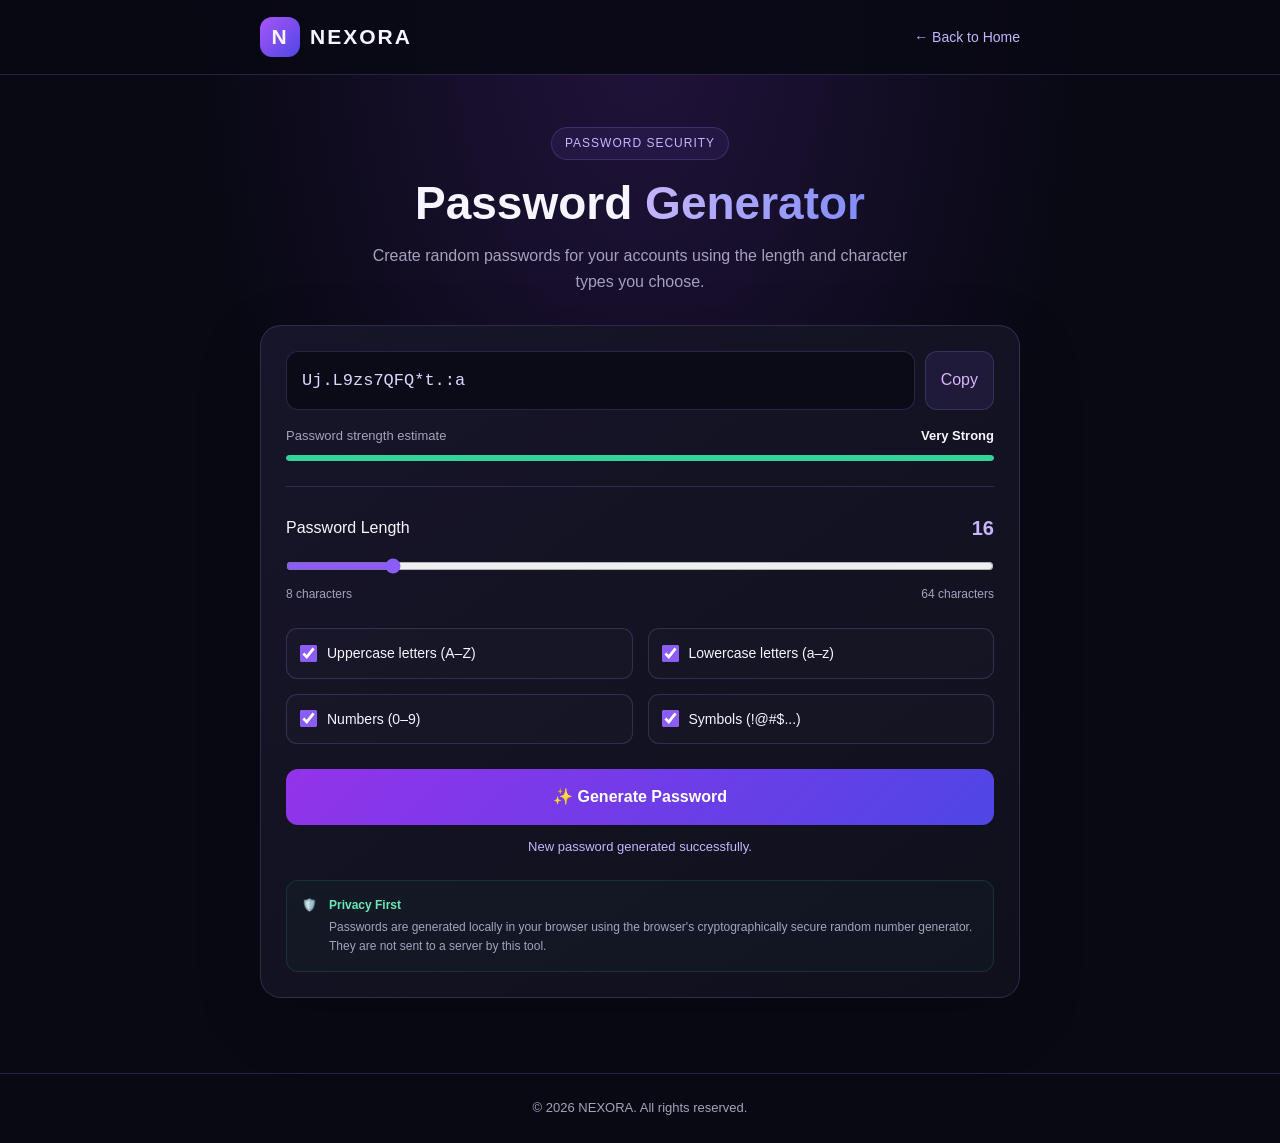
<file: password-generator.html>
<!DOCTYPE html>
<html lang="en">
<head>
  <meta charset="UTF-8">
  <meta name="viewport" content="width=device-width, initial-scale=1.0">
  <meta name="theme-color" content="#090914">
  <meta name="description" content="Generate strong random passwords with NEXORA Password Generator.">
  <title>Password Generator | NEXORA</title>

  <style>
    :root {
      --bg: #090914;
      --panel: #121120;
      --purple: #8b5cf6;
      --blue: #6366f1;
      --text: #f7f5ff;
      --muted: #a5a2bd;
      --border: rgba(167, 139, 250, 0.2);
    }

    * {
      box-sizing: border-box;
      margin: 0;
      padding: 0;
    }

    body {
      min-height: 100vh;
      background:
        radial-gradient(ellipse at 50% 0%, #21133c 0%, transparent 48%),
        var(--bg);
      color: var(--text);
      font-family: Arial, Helvetica, sans-serif;
      line-height: 1.6;
    }

    button, input {
      font: inherit;
    }

    button {
      cursor: pointer;
    }

    a {
      color: inherit;
      text-decoration: none;
    }

    .container {
      width: min(760px, 92%);
      margin: auto;
    }

    header {
      border-bottom: 1px solid var(--border);
      background: rgba(9, 9, 20, 0.88);
    }

    nav {
      min-height: 74px;
      display: flex;
      align-items: center;
      justify-content: space-between;
      gap: 12px;
    }

    .logo {
      display: flex;
      align-items: center;
      gap: 10px;
      font-size: 21px;
      font-weight: 800;
      letter-spacing: 2px;
    }

    .logo-mark {
      width: 40px;
      height: 40px;
      display: grid;
      place-items: center;
      border-radius: 12px;
      background: linear-gradient(135deg, #a855f7, #4f46e5);
    }

    .back {
      color: #c4b5fd;
      font-size: 14px;
    }

    main {
      padding: 52px 0 75px;
    }

    .intro {
      text-align: center;
      margin-bottom: 30px;
    }

    .badge {
      display: inline-block;
      color: #c4b5fd;
      border: 1px solid var(--border);
      background: #8b5cf616;
      border-radius: 50px;
      padding: 6px 13px;
      font-size: 12px;
      letter-spacing: 1px;
      margin-bottom: 16px;
    }

    h1 {
      font-size: clamp(32px, 6vw, 46px);
      line-height: 1.2;
      margin-bottom: 12px;
    }

    .gradient {
      background: linear-gradient(90deg, #c4b5fd, #818cf8);
      -webkit-background-clip: text;
      background-clip: text;
      color: transparent;
    }

    .intro p {
      color: var(--muted);
      max-width: 540px;
      margin: auto;
    }

    .panel {
      background: linear-gradient(145deg, #171529, #10101c);
      border: 1px solid var(--border);
      border-radius: 21px;
      padding: 25px;
      box-shadow: 0 20px 65px #0003;
    }

    .password-box {
      display: flex;
      gap: 10px;
      margin-bottom: 12px;
    }

    .password-output {
      min-width: 0;
      flex: 1;
      background: #0b0b17;
      border: 1px solid var(--border);
      border-radius: 12px;
      color: #ddd6fe;
      padding: 15px;
      font-family: Consolas, monospace;
      font-size: 17px;
      overflow-wrap: anywhere;
      word-break: break-all;
    }

    .copy-btn {
      flex-shrink: 0;
      background: #8b5cf61a;
      color: #d8b4fe;
      border: 1px solid var(--border);
      border-radius: 12px;
      padding: 0 15px;
    }

    .strength-row {
      display: flex;
      justify-content: space-between;
      gap: 10px;
      margin: 16px 0 8px;
      font-size: 13px;
    }

    .muted {
      color: var(--muted);
    }

    .strength-track {
      height: 6px;
      background: #29263b;
      border-radius: 20px;
      overflow: hidden;
    }

    .strength-fill {
      height: 100%;
      width: 0%;
      background: #8b5cf6;
      border-radius: inherit;
      transition: width 0.2s, background 0.2s;
    }

    .divider {
      height: 1px;
      background: var(--border);
      margin: 25px 0;
    }

    .length-heading {
      display: flex;
      align-items: center;
      justify-content: space-between;
      gap: 15px;
      margin-bottom: 12px;
    }

    .length-value {
      color: #c4b5fd;
      font-weight: 800;
      font-size: 20px;
    }

    input[type="range"] {
      width: 100%;
      accent-color: var(--purple);
      cursor: pointer;
    }

    .range-labels {
      display: flex;
      justify-content: space-between;
      color: var(--muted);
      font-size: 12px;
      margin-top: 4px;
    }

    .options {
      display: grid;
      grid-template-columns: 1fr 1fr;
      gap: 15px;
      margin-top: 24px;
    }

    .option {
      display: flex;
      align-items: center;
      gap: 10px;
      padding: 13px;
      border: 1px solid var(--border);
      background: #ffffff04;
      border-radius: 11px;
      cursor: pointer;
      font-size: 14px;
    }

    .option input {
      width: 17px;
      height: 17px;
      accent-color: var(--purple);
      flex-shrink: 0;
    }

    .generate {
      width: 100%;
      margin-top: 25px;
      padding: 15px;
      border: none;
      border-radius: 12px;
      background: linear-gradient(135deg, #9333ea, #4f46e5);
      color: white;
      font-weight: 800;
      transition: 0.2s;
    }

    .generate:hover {
      filter: brightness(1.12);
      transform: translateY(-1px);
    }

    .status {
      color: #c4b5fd;
      font-size: 13px;
      min-height: 23px;
      margin-top: 12px;
      text-align: center;
    }

    .security-note {
      display: flex;
      gap: 12px;
      align-items: flex-start;
      padding: 15px;
      border: 1px solid #34d39925;
      background: #34d39908;
      border-radius: 12px;
      margin-top: 20px;
      color: var(--muted);
      font-size: 12px;
    }

    .security-note strong {
      color: #6ee7b7;
      display: block;
      margin-bottom: 3px;
    }

    footer {
      border-top: 1px solid var(--border);
      padding: 24px 0;
      text-align: center;
      color: var(--muted);
      font-size: 13px;
    }

    @media (max-width: 500px) {
      .panel {
        padding: 17px;
      }

      .options {
        grid-template-columns: 1fr;
        gap: 10px;
      }

      .password-box {
        flex-direction: column;
      }

      .copy-btn {
        padding: 12px;
      }

      main {
        padding-top: 35px;
      }
    }
  </style>
</head>

<body>
  <header>
    <div class="container">
      <nav>
        <a href="main.html" class="logo">
          <span class="logo-mark">N</span>
          <span>NEXORA</span>
        </a>
        <a href="main.html" class="back">← Back to Home</a>
      </nav>
    </div>
  </header>

  <main class="container">
    <section class="intro">
      <span class="badge">PASSWORD SECURITY</span>
      <h1>Password <span class="gradient">Generator</span></h1>
      <p>
        Create random passwords for your accounts using the length
        and character types you choose.
      </p>
    </section>

    <section class="panel">
      <div class="password-box">
        <output class="password-output" id="password"
          aria-label="Generated password">Click Generate Password</output>
        <button type="button" class="copy-btn" id="copy">
          Copy
        </button>
      </div>

      <div class="strength-row">
        <span class="muted">Password strength estimate</span>
        <strong id="strength-label">Not generated</strong>
      </div>

      <div class="strength-track">
        <div class="strength-fill" id="strength-fill"></div>
      </div>

      <div class="divider"></div>

      <div class="length-heading">
        <label for="length">Password Length</label>
        <span class="length-value" id="length-value">16</span>
      </div>

      <input type="range" id="length" min="8" max="64" value="16">
      <div class="range-labels">
        <span>8 characters</span>
        <span>64 characters</span>
      </div>

      <div class="options">
        <label class="option">
          <input type="checkbox" id="uppercase" checked>
          Uppercase letters (A–Z)
        </label>

        <label class="option">
          <input type="checkbox" id="lowercase" checked>
          Lowercase letters (a–z)
        </label>

        <label class="option">
          <input type="checkbox" id="numbers" checked>
          Numbers (0–9)
        </label>

        <label class="option">
          <input type="checkbox" id="symbols" checked>
          Symbols (!@#$...)
        </label>
      </div>

      <button type="button" class="generate" id="generate">
        ✨ Generate Password
      </button>

      <div class="status" id="status" role="status" aria-live="polite"></div>

      <div class="security-note">
        <span>🛡️</span>
        <div>
          <strong>Privacy First</strong>
          Passwords are generated locally in your browser using
          the browser's cryptographically secure random number generator.
          They are not sent to a server by this tool.
        </div>
      </div>
    </section>
  </main>

  <footer>
    <div class="container">
      © <span id="year"></span> NEXORA. All rights reserved.
    </div>
  </footer>

  <script>
    const passwordOutput = document.getElementById("password");
    const lengthInput = document.getElementById("length");
    const lengthValue = document.getElementById("length-value");
    const status = document.getElementById("status");
    const strengthLabel = document.getElementById("strength-label");
    const strengthFill = document.getElementById("strength-fill");

    const sets = {
      uppercase: "ABCDEFGHIJKLMNOPQRSTUVWXYZ",
      lowercase: "abcdefghijklmnopqrstuvwxyz",
      numbers: "0123456789",
      symbols: "!@#$%^&*()-_=+[]{};:,.?"
    };

    lengthInput.addEventListener("input", () => {
      lengthValue.textContent = lengthInput.value;
    });

    function secureIndex(max) {
      if (max <= 0) {
        throw new Error("Invalid random range.");
      }

      const range = 0x100000000;
      const limit = range - (range % max);
      const values = new Uint32Array(1);
      let number;

      do {
        crypto.getRandomValues(values);
        number = values[0];
      } while (number >= limit);

      return number % max;
    }

    function secureShuffle(array) {
      for (let i = array.length - 1; i > 0; i--) {
        const j = secureIndex(i + 1);
        [array[i], array[j]] = [array[j], array[i]];
      }
      return array;
    }

    function estimateStrength(password, poolSize) {
      const bits = password.length * Math.log2(poolSize);

      if (bits < 40) {
        return { label: "Weak", width: "25%", color: "#f87171" };
      }

      if (bits < 65) {
        return { label: "Fair", width: "50%", color: "#fbbf24" };
      }

      if (bits < 100) {
        return { label: "Strong", width: "75%", color: "#a78bfa" };
      }

      return { label: "Very Strong", width: "100%", color: "#34d399" };
    }

    function generatePassword() {
      const selected = Object.keys(sets).filter(key =>
        document.getElementById(key).checked
      );

      if (selected.length === 0) {
        status.textContent = "Select at least one character type.";
        return;
      }

      if (!window.crypto || !crypto.getRandomValues) {
        status.textContent =
          "Secure random generation is not supported in this browser.";
        return;
      }

      const length = Number(lengthInput.value);
      const pool = selected.map(key => sets[key]).join("");
      const chars = [];

      // Include at least one character from each selected type.
      selected.forEach(key => {
        const group = sets[key];
        chars.push(group[secureIndex(group.length)]);
      });

      // Fill the remaining positions from the combined character pool.
      while (chars.length < length) {
        chars.push(pool[secureIndex(pool.length)]);
      }

      secureShuffle(chars);

      const password = chars.join("");
      passwordOutput.textContent = password;

      const strength = estimateStrength(password, pool.length);
      strengthLabel.textContent = strength.label;
      strengthFill.style.width = strength.width;
      strengthFill.style.background = strength.color;

      status.textContent = "New password generated successfully.";
    }

    document.getElementById("generate").addEventListener(
      "click",
      generatePassword
    );

    document.getElementById("copy").addEventListener("click", async () => {
      const password = passwordOutput.textContent;

      if (
        !password ||
        password === "Click Generate Password"
      ) {
        status.textContent = "Generate a password first.";
        return;
      }

      try {
        await navigator.clipboard.writeText(password);
        status.textContent = "Password copied to clipboard.";
      } catch (error) {
        status.textContent =
          "Copy was blocked. Select the password and copy it manually.";
      }
    });

    document.getElementById("year").textContent =
      new Date().getFullYear();

    // Generate a password when the page first opens.
    generatePassword();
  </script>
</body>
</html>
</file>
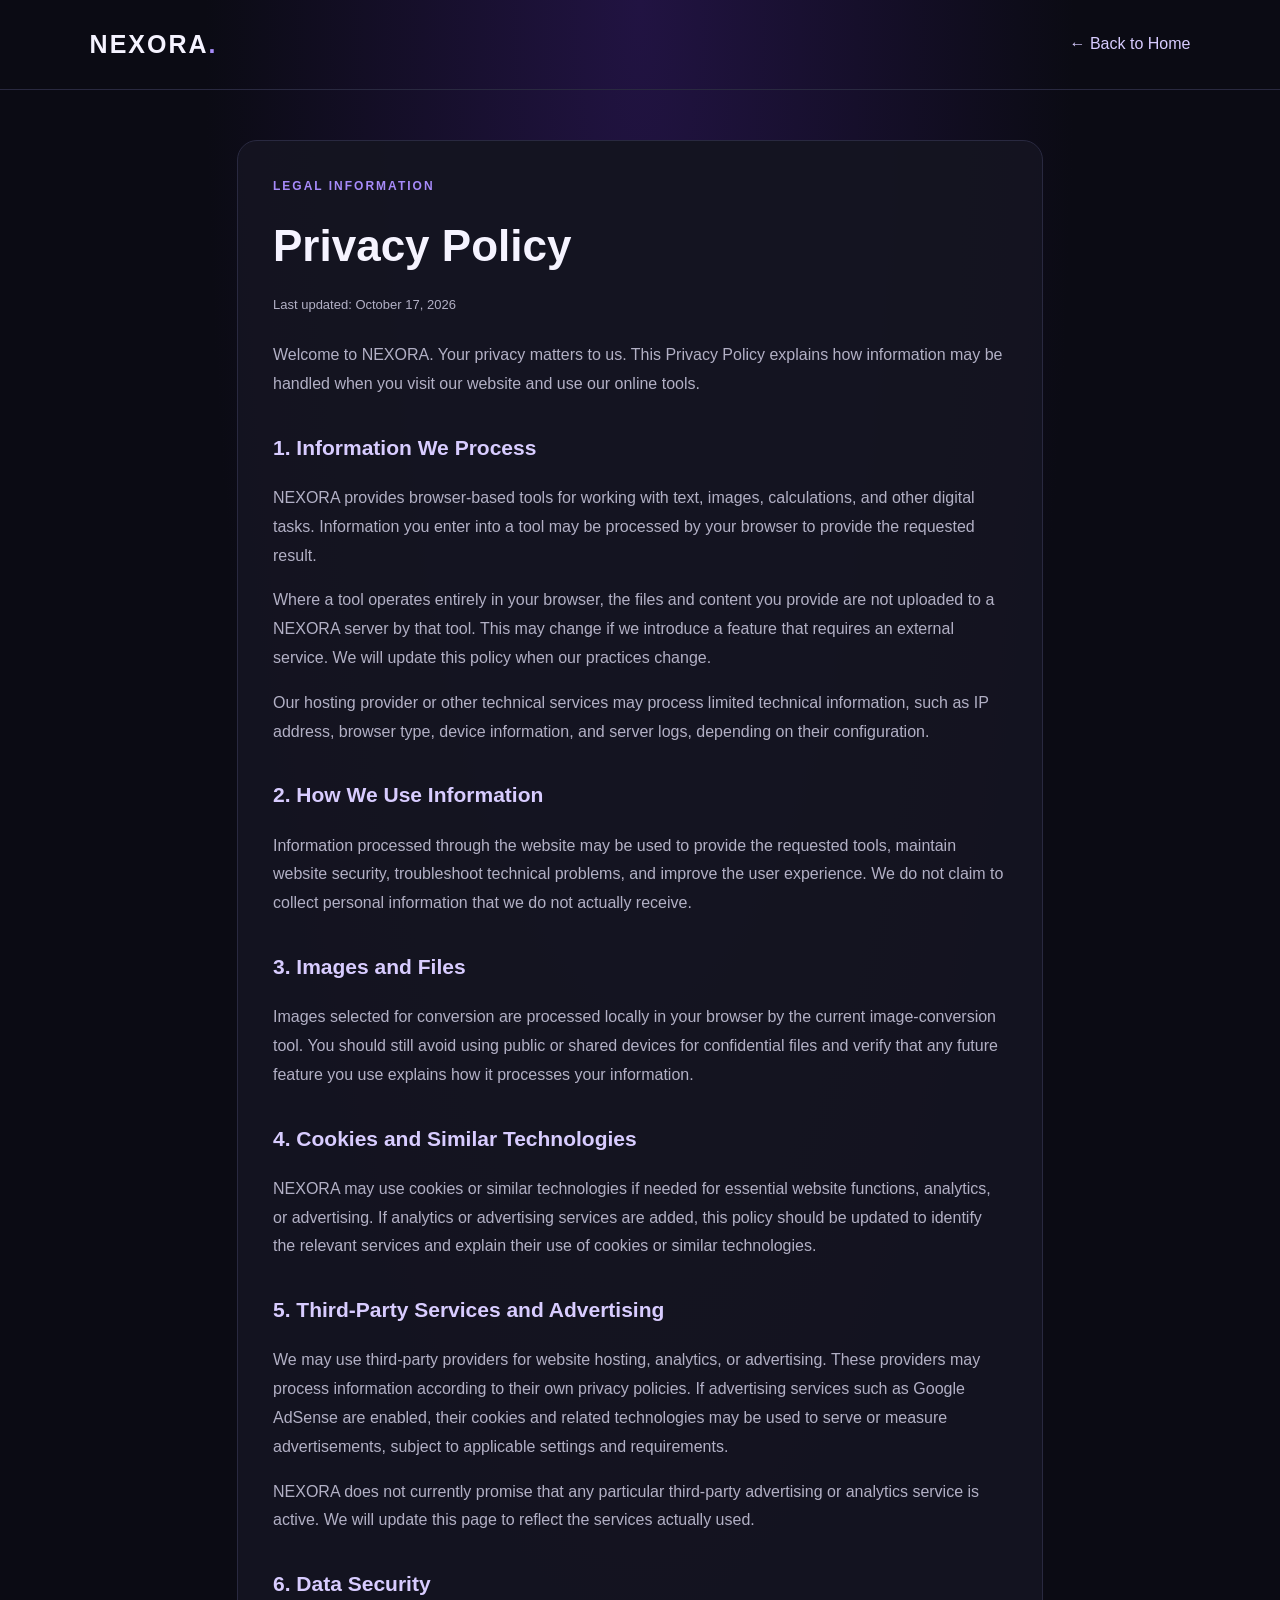
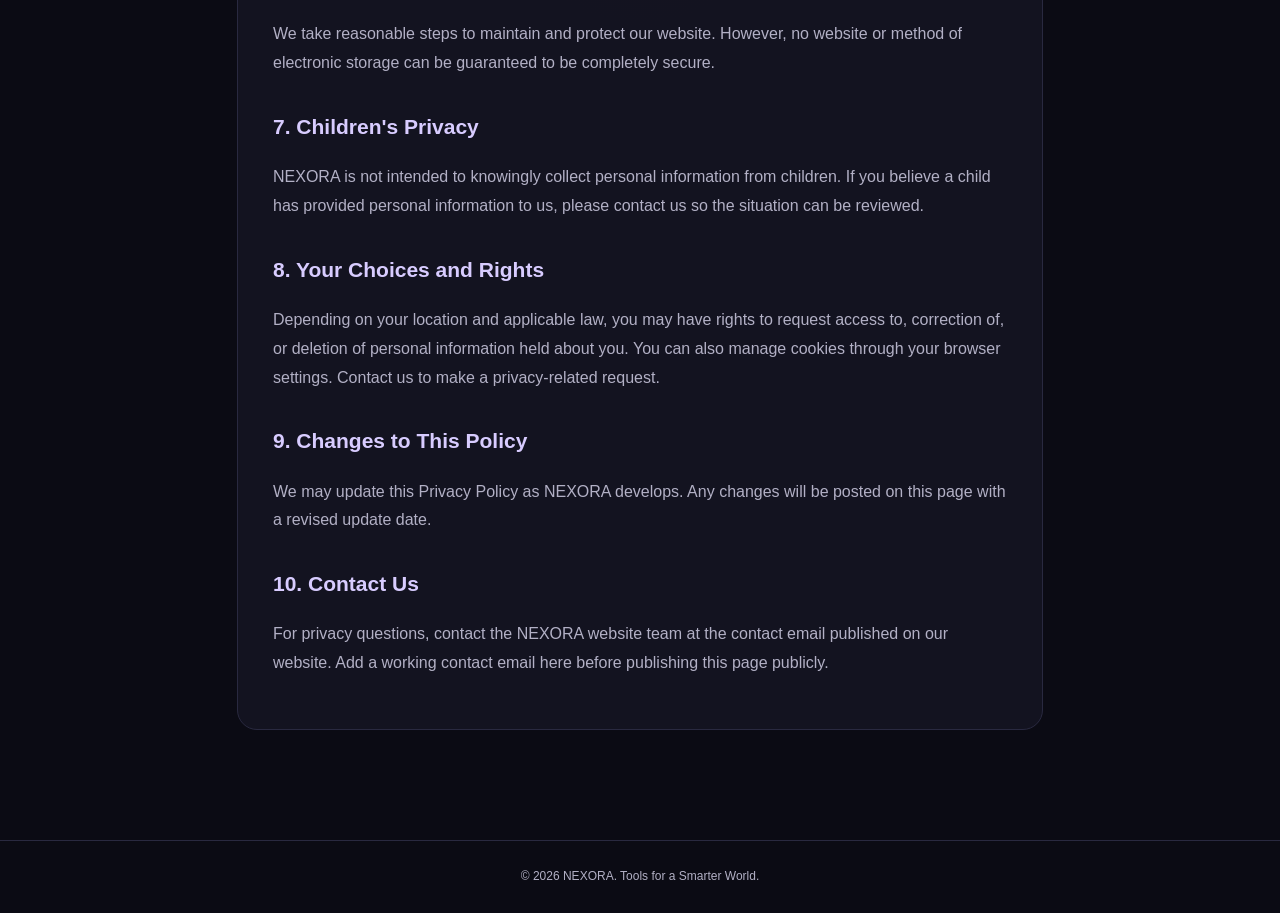
<file: privacy.html>
<!DOCTYPE html>
<html lang="en">
<head>
<meta charset="UTF-8">
<meta name="viewport" content="width=device-width, initial-scale=1.0">
<meta name="description" content="Read the NEXORA Privacy Policy to learn how our website handles information and protects your privacy.">
<title>Privacy Policy | NEXORA</title>
<style>
:root {
  --bg: #0b0b14;
  --panel: #141421;
  --text: #f5f3ff;
  --muted: #b2b0c5;
  --purple: #a78bfa;
  --border: #292940;
}
* { box-sizing: border-box; }
body {
  margin: 0;
  background: radial-gradient(ellipse at top, #211342 0%, var(--bg) 48%);
  color: var(--text);
  font-family: Arial, Helvetica, sans-serif;
  line-height: 1.8;
}
header {
  padding: 22px 7%;
  display: flex;
  justify-content: space-between;
  align-items: center;
  border-bottom: 1px solid var(--border);
}
.logo { font-size: 25px; font-weight: 800; letter-spacing: 2px; }
.logo span { color: var(--purple); }
header a { color: #d8ccff; text-decoration: none; }
main { max-width: 850px; margin: 50px auto; padding: 0 22px 60px; }
.card {
  background: rgba(20,20,33,.96);
  border: 1px solid var(--border);
  border-radius: 20px;
  padding: 35px;
}
.eyebrow {
  color: var(--purple);
  font-size: 12px;
  letter-spacing: 2px;
  font-weight: bold;
}
h1 { font-size: clamp(32px, 5vw, 44px); margin: 8px 0; }
.updated { color: var(--muted); font-size: 13px; margin-bottom: 25px; }
h2 { color: #d8ccff; font-size: 21px; margin-top: 30px; }
p, li { color: var(--muted); }
a { color: var(--purple); }
footer {
  border-top: 1px solid var(--border);
  padding: 25px;
  text-align: center;
  color: var(--muted);
  font-size: 12px;
}
@media(max-width:600px) {
  header { padding: 18px 5%; }
  main { margin-top: 25px; padding: 0 14px 40px; }
  .card { padding: 22px; }
}
</style>
</head>
<body>
<header>
  <div class="logo">NEXORA<span>.</span></div>
  <a href="main.html">← Back to Home</a>
</header>

<main>
<article class="card">
  <div class="eyebrow">LEGAL INFORMATION</div>
  <h1>Privacy Policy</h1>
  <div class="updated">Last updated: October 17, 2026</div>

  <p>Welcome to NEXORA. Your privacy matters to us. This Privacy Policy explains how information may be handled when you visit our website and use our online tools.</p>

  <h2>1. Information We Process</h2>
  <p>NEXORA provides browser-based tools for working with text, images, calculations, and other digital tasks. Information you enter into a tool may be processed by your browser to provide the requested result.</p>
  <p>Where a tool operates entirely in your browser, the files and content you provide are not uploaded to a NEXORA server by that tool. This may change if we introduce a feature that requires an external service. We will update this policy when our practices change.</p>
  <p>Our hosting provider or other technical services may process limited technical information, such as IP address, browser type, device information, and server logs, depending on their configuration.</p>

  <h2>2. How We Use Information</h2>
  <p>Information processed through the website may be used to provide the requested tools, maintain website security, troubleshoot technical problems, and improve the user experience. We do not claim to collect personal information that we do not actually receive.</p>

  <h2>3. Images and Files</h2>
  <p>Images selected for conversion are processed locally in your browser by the current image-conversion tool. You should still avoid using public or shared devices for confidential files and verify that any future feature you use explains how it processes your information.</p>

  <h2>4. Cookies and Similar Technologies</h2>
  <p>NEXORA may use cookies or similar technologies if needed for essential website functions, analytics, or advertising. If analytics or advertising services are added, this policy should be updated to identify the relevant services and explain their use of cookies or similar technologies.</p>

  <h2>5. Third-Party Services and Advertising</h2>
  <p>We may use third-party providers for website hosting, analytics, or advertising. These providers may process information according to their own privacy policies. If advertising services such as Google AdSense are enabled, their cookies and related technologies may be used to serve or measure advertisements, subject to applicable settings and requirements.</p>
  <p>NEXORA does not currently promise that any particular third-party advertising or analytics service is active. We will update this page to reflect the services actually used.</p>

  <h2>6. Data Security</h2>
  <p>We take reasonable steps to maintain and protect our website. However, no website or method of electronic storage can be guaranteed to be completely secure.</p>

  <h2>7. Children's Privacy</h2>
  <p>NEXORA is not intended to knowingly collect personal information from children. If you believe a child has provided personal information to us, please contact us so the situation can be reviewed.</p>

  <h2>8. Your Choices and Rights</h2>
  <p>Depending on your location and applicable law, you may have rights to request access to, correction of, or deletion of personal information held about you. You can also manage cookies through your browser settings. Contact us to make a privacy-related request.</p>

  <h2>9. Changes to This Policy</h2>
  <p>We may update this Privacy Policy as NEXORA develops. Any changes will be posted on this page with a revised update date.</p>

  <h2>10. Contact Us</h2>
  <p>For privacy questions, contact the NEXORA website team at the contact email published on our website. Add a working contact email here before publishing this page publicly.</p>
</article>
</main>

<footer>© 2026 NEXORA. Tools for a Smarter World.</footer>
</body>
</html>
</file>
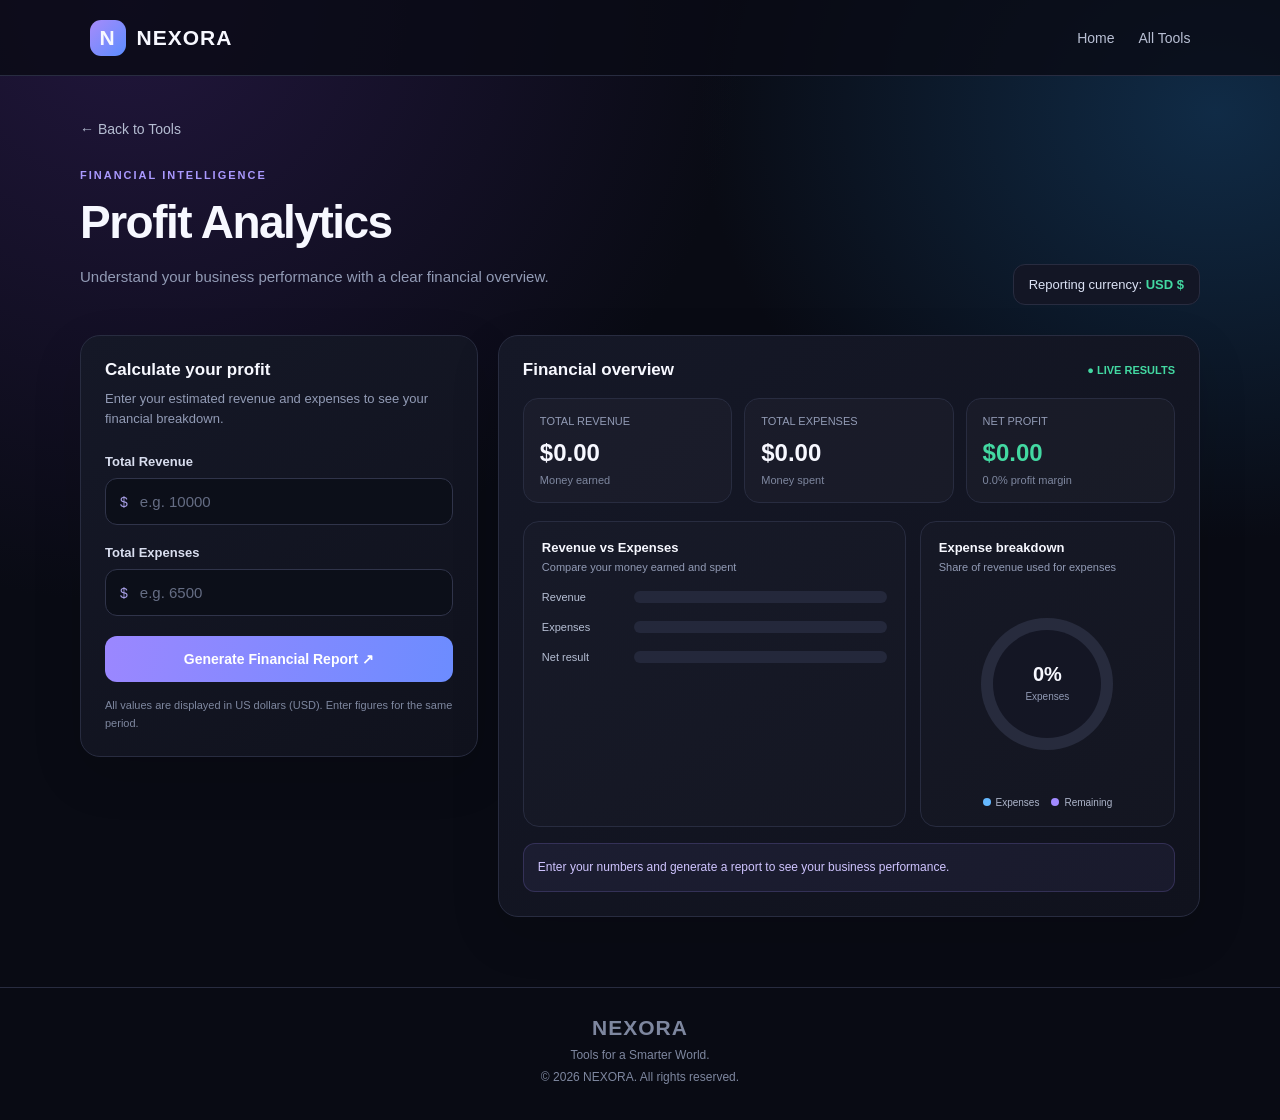
<file: profit-calculator.html>
<!DOCTYPE html>
<html lang="en">
<head>
<meta charset="UTF-8">
<meta name="viewport" content="width=device-width, initial-scale=1.0">
<title>Profit Analytics | NEXORA</title>
<style>
*{box-sizing:border-box}
:root{--bg:#090b14;--panel:#131625;--border:#282c40;--muted:#929bb5;--purple:#a18aff;--blue:#65b8ff;--green:#43d9a2;--red:#ff7185}
body{margin:0;background:radial-gradient(ellipse at 10% 0%,#21163c,transparent 38%),radial-gradient(ellipse at 95% 10%,#102b46,transparent 30%),var(--bg);color:#f7f8ff;font-family:Arial,Helvetica,sans-serif;min-height:100vh}
a{color:inherit;text-decoration:none}
.navbar{min-height:76px;padding:0 7%;display:flex;align-items:center;justify-content:space-between;border-bottom:1px solid var(--border);background:#090b14cc}
.logo{display:flex;align-items:center;gap:11px;font-size:21px;font-weight:800;letter-spacing:1px}
.logo-icon{width:36px;height:36px;display:grid;place-items:center;border-radius:11px;background:linear-gradient(135deg,#a78bfa,#5b8dff)}
nav{display:flex;gap:24px;color:#b8bfd3;font-size:14px}
.container{width:min(1120px,90%);margin:auto;padding:44px 0 70px}
.back{display:inline-block;margin-bottom:28px;color:#b5bdd2;font-size:14px}
.eyebrow{color:#aa99ff;font-size:11px;font-weight:800;letter-spacing:2px}
h1{font-size:clamp(32px,5vw,46px);letter-spacing:-1.5px;margin:12px 0}
.subtitle{color:var(--muted);line-height:1.7;font-size:15px}
.top-row{display:flex;justify-content:space-between;align-items:flex-end;gap:20px;margin-bottom:30px}
.currency{padding:12px 15px;border:1px solid var(--border);border-radius:12px;background:var(--panel);font-size:13px;color:#dce3f6;white-space:nowrap}
.currency strong{color:var(--green)}
.dashboard{display:grid;grid-template-columns:.85fr 1.5fr;gap:20px;align-items:start}
.panel{min-width:0;padding:24px;border:1px solid var(--border);border-radius:20px;background:linear-gradient(145deg,#151827,#10121d);box-shadow:0 18px 50px #0002}
.panel h2{font-size:17px;margin:0}
.panel-desc{margin:9px 0 24px;color:var(--muted);font-size:13px;line-height:1.6}
.field{margin-bottom:20px}
label{display:block;margin-bottom:9px;color:#d9deef;font-size:13px;font-weight:600}
.input-wrap{display:flex;align-items:center;overflow:hidden;border:1px solid #30344a;border-radius:12px;background:#0c0f19}
.input-wrap:focus-within{border-color:var(--purple)}
.input-wrap span{padding-left:14px;color:#a9a0e7;font-size:14px}
input{width:100%;min-width:0;padding:14px 12px;border:0;outline:0;background:transparent;color:white;font-size:15px}
input::placeholder{color:#656d84}
.calculate-btn{width:100%;padding:15px;border:0;border-radius:12px;background:linear-gradient(100deg,#9b87ff,#6c8cff);color:white;font-size:14px;font-weight:800;cursor:pointer}
.calculate-btn:hover{filter:brightness(1.1)}
.hint{margin:15px 0 0;color:#7e879f;font-size:11px;line-height:1.6}
.section-title{display:flex;justify-content:space-between;align-items:center;gap:12px;margin-bottom:18px}
.live{color:var(--green);font-size:11px;font-weight:700}
.metrics{display:grid;grid-template-columns:repeat(3,minmax(0,1fr));gap:12px;margin-bottom:18px}
.metric{padding:16px;min-width:0;border:1px solid var(--border);border-radius:15px;background:#ffffff06}
.metric-label{color:var(--muted);font-size:11px}
.metric-value{margin-top:12px;font-size:clamp(17px,2.2vw,24px);font-weight:800;overflow-wrap:anywhere}
.profit{color:var(--green)}.loss{color:var(--red)}
.metric-sub{margin-top:7px;color:#7e879f;font-size:11px}
.charts{display:grid;grid-template-columns:1.2fr .8fr;gap:14px}
.chart-card{min-width:0;padding:18px;border:1px solid var(--border);border-radius:16px;background:#ffffff03}
.chart-card h3{font-size:13px;margin:0 0 6px}
.chart-desc{font-size:11px;color:var(--muted);margin-bottom:16px}
.bar-row{display:grid;grid-template-columns:82px 1fr;align-items:center;gap:10px;margin:18px 0;font-size:11px;color:#b6bfd4}
.track{height:12px;border-radius:20px;background:#24283b;overflow:hidden}
.bar{height:100%;width:0;border-radius:20px;transition:width .5s ease}
.bar-revenue{background:linear-gradient(90deg,#7e71ff,#64b8ff)}
.bar-expenses{background:linear-gradient(90deg,#f5a45d,#ff7185)}
.bar-profit{background:linear-gradient(90deg,#36cfa0,#82edc5)}
.donut-wrap{display:flex;flex-direction:column;align-items:center;justify-content:center;min-height:190px}
.donut{width:132px;height:132px;border-radius:50%;display:grid;place-items:center;background:conic-gradient(#65b8ff 0deg,#a18aff 0deg,#272b3d 0deg 360deg);position:relative}
.donut:before{content:"";position:absolute;inset:12px;border-radius:50%;background:#141624}
.donut-center{z-index:1;text-align:center}
.donut-center strong{display:block;font-size:20px}
.donut-center span{font-size:10px;color:var(--muted)}
.legend{display:flex;flex-wrap:wrap;justify-content:center;gap:12px;margin-top:18px;color:#aeb6cb;font-size:10px}
.dot{display:inline-block;width:8px;height:8px;border-radius:50%;margin-right:5px}
.status{margin-top:16px;padding:14px;border-radius:12px;background:#a18aff12;border:1px solid #a18aff30;color:#cfc4ff;font-size:12px;line-height:1.6}
footer{text-align:center;border-top:1px solid var(--border);padding:28px 15px;color:#7e879f;font-size:12px}
footer p{margin:8px}
@media(max-width:800px){.dashboard{grid-template-columns:1fr}.top-row{align-items:flex-start;flex-direction:column}.charts{grid-template-columns:1fr}.metrics{grid-template-columns:1fr 1fr}.metric:last-child{grid-column:1/-1}}
@media(max-width:480px){.navbar{padding:0 5%}nav{gap:12px;font-size:12px}.container{width:92%;padding-top:30px}.panel{padding:18px}.metrics{gap:8px}.metric{padding:13px}.metric-value{font-size:19px}}
</style>
</head>
<body>
<header class="navbar">
<a href="main.html" class="logo"><span class="logo-icon">N</span>NEXORA</a>
<nav><a href="main.html">Home</a><a href="main.html#tools">All Tools</a></nav>
</header>

<main class="container">
<a class="back" href="main.html#tools">← Back to Tools</a>
<div class="top-row">
<div>
<span class="eyebrow">FINANCIAL INTELLIGENCE</span>
<h1>Profit Analytics</h1>
<p class="subtitle">Understand your business performance with a clear financial overview.</p>
</div>
<div class="currency">Reporting currency: <strong>USD $</strong></div>
</div>

<div class="dashboard">
<section class="panel">
<h2>Calculate your profit</h2>
<p class="panel-desc">Enter your estimated revenue and expenses to see your financial breakdown.</p>
<form id="profitForm">
<div class="field">
<label for="revenue">Total Revenue</label>
<div class="input-wrap"><span>$</span><input id="revenue" type="number" min="0" step="any" placeholder="e.g. 10000" required></div>
</div>
<div class="field">
<label for="expenses">Total Expenses</label>
<div class="input-wrap"><span>$</span><input id="expenses" type="number" min="0" step="any" placeholder="e.g. 6500" required></div>
</div>
<button class="calculate-btn" type="submit">Generate Financial Report ↗</button>
</form>
<p class="hint">All values are displayed in US dollars (USD). Enter figures for the same period.</p>
</section>

<section class="panel">
<div class="section-title"><h2>Financial overview</h2><span class="live">● LIVE RESULTS</span></div>
<div class="metrics">
<div class="metric"><div class="metric-label">TOTAL REVENUE</div><div class="metric-value" id="revenueMetric">$0.00</div><div class="metric-sub">Money earned</div></div>
<div class="metric"><div class="metric-label">TOTAL EXPENSES</div><div class="metric-value" id="expensesMetric">$0.00</div><div class="metric-sub">Money spent</div></div>
<div class="metric"><div class="metric-label">NET PROFIT</div><div class="metric-value profit" id="profitMetric">$0.00</div><div class="metric-sub" id="marginMetric">0.0% profit margin</div></div>
</div>

<div class="charts">
<div class="chart-card">
<h3>Revenue vs Expenses</h3>
<div class="chart-desc">Compare your money earned and spent</div>
<div class="bar-row"><span>Revenue</span><div class="track"><div class="bar bar-revenue" id="revenueBar"></div></div></div>
<div class="bar-row"><span>Expenses</span><div class="track"><div class="bar bar-expenses" id="expensesBar"></div></div></div>
<div class="bar-row"><span>Net result</span><div class="track"><div class="bar bar-profit" id="profitBar"></div></div></div>
</div>
<div class="chart-card">
<h3>Expense breakdown</h3>
<div class="chart-desc">Share of revenue used for expenses</div>
<div class="donut-wrap">
<div class="donut" id="donut"><div class="donut-center"><strong id="expensePercent">0%</strong><span>Expenses</span></div></div>
</div>
<div class="legend"><span><i class="dot" style="background:#65b8ff"></i>Expenses</span><span><i class="dot" style="background:#a18aff"></i>Remaining</span></div>
</div>
</div>
<div class="status" id="statusMessage" aria-live="polite">Enter your numbers and generate a report to see your business performance.</div>
</section>
</div>
</main>

<footer>
<a class="logo" href="main.html" style="justify-content:center">NEXORA</a>
<p>Tools for a Smarter World.</p>
<p>© 2026 NEXORA. All rights reserved.</p>
</footer>

<script>
const form = document.getElementById("profitForm");

function usd(value) {
    return value.toLocaleString("en-US", {
        style: "currency",
        currency: "USD",
        maximumFractionDigits: 2,
        minimumFractionDigits: 2
    });
}

form.addEventListener("submit", function(event) {
    event.preventDefault();

    const revenue = Number(document.getElementById("revenue").value);
    const expenses = Number(document.getElementById("expenses").value);

    if (!Number.isFinite(revenue) || !Number.isFinite(expenses) ||
        revenue < 0 || expenses < 0) {
        return;
    }

    const profit = revenue - expenses;
    const margin = revenue > 0 ? (profit / revenue) * 100 : 0;
    const expenseShare = revenue > 0
        ? Math.min(100, (expenses / revenue) * 100)
        : (expenses > 0 ? 100 : 0);

    document.getElementById("revenueMetric").textContent = usd(revenue);
    document.getElementById("expensesMetric").textContent = usd(expenses);

    const profitMetric = document.getElementById("profitMetric");
    profitMetric.textContent = (profit > 0 ? "+" : profit < 0 ? "−" : "") + usd(Math.abs(profit));
    profitMetric.className = "metric-value " + (profit > 0 ? "profit" : profit < 0 ? "loss" : "");

    document.getElementById("marginMetric").textContent =
        margin.toFixed(1) + "% profit margin";

    const maxValue = Math.max(revenue, expenses, Math.abs(profit), 1);
    document.getElementById("revenueBar").style.width =
        (revenue / maxValue * 100) + "%";
    document.getElementById("expensesBar").style.width =
        (expenses / maxValue * 100) + "%";
    document.getElementById("profitBar").style.width =
        (Math.abs(profit) / maxValue * 100) + "%";

    document.getElementById("profitBar").className =
        "bar " + (profit < 0 ? "bar-expenses" : "bar-profit");

    document.getElementById("expensePercent").textContent =
        expenseShare.toFixed(0) + "%";

    const remaining = 100 - expenseShare;
    document.getElementById("donut").style.background =
        `conic-gradient(#65b8ff 0% ${expenseShare}%, #a18aff ${expenseShare}% 100%)`;

    const status = document.getElementById("statusMessage");

    if (profit > 0) {
        status.textContent = "Profitable: your business keeps " +
            usd(profit) + " after the expenses entered. This is an estimate, not a guarantee.";
        status.style.color = "#75e8bc";
    } else if (profit < 0) {
        status.textContent = "Loss detected: expenses exceed revenue by " +
            usd(Math.abs(profit)) + ". Review your costs and pricing.";
        status.style.color = "#ff9aa9";
    } else {
        status.textContent = "Break-even: revenue and expenses are equal. There is no profit or loss.";
        status.style.color = "#d1c6ff";
    }
});
</script>
</body>
</html>
</file>
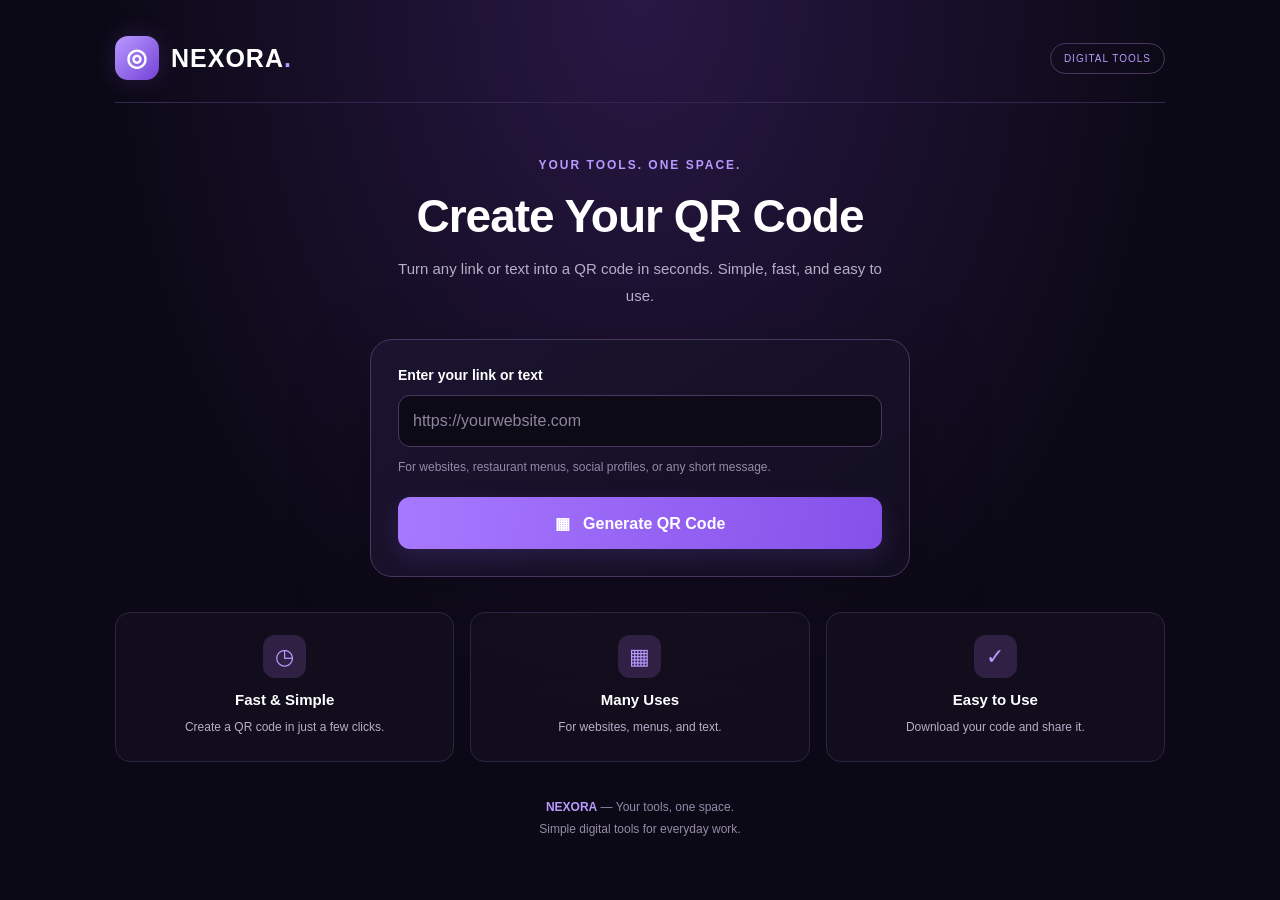
<file: qr-generator.html>
<!DOCTYPE html>
<html lang="en">
<head>
<meta charset="UTF-8">
<meta name="viewport" content="width=device-width, initial-scale=1.0">
<meta name="theme-color" content="#0b0915">
<title>NEXORA | QR Code Generator</title>

<style>
:root {
    --bg: #0b0915;
    --card: #171225;
    --purple: #9560f5;
    --light: #b89aff;
    --text: #ffffff;
    --muted: #b6aec8;
    --border: #493761;
}

* {
    box-sizing: border-box;
}

body {
    margin: 0;
    min-height: 100vh;
    padding: 24px 16px;
    font-family: Arial, Helvetica, sans-serif;
    color: var(--text);
    background:
        radial-gradient(ellipse at top, #281744 0%, var(--bg) 60%);
}

button, input {
    font: inherit;
}

button {
    cursor: pointer;
}

.page {
    max-width: 1050px;
    margin: auto;
}

header {
    display: flex;
    justify-content: space-between;
    align-items: center;
    gap: 12px;
    padding: 12px 0 22px;
    border-bottom: 1px solid #352650;
}

.brand {
    display: flex;
    align-items: center;
    gap: 12px;
    font-size: 25px;
    font-weight: 800;
    letter-spacing: 1px;
}

.brand-icon {
    width: 44px;
    height: 44px;
    display: grid;
    place-items: center;
    border-radius: 13px;
    background: linear-gradient(135deg, #b99aff, #7441d7);
    box-shadow: 0 0 25px #9560f530;
    font-size: 24px;
}

.brand span {
    color: var(--light);
}

.header-tag {
    color: var(--light);
    border: 1px solid var(--border);
    border-radius: 30px;
    padding: 9px 13px;
    font-size: 10px;
    letter-spacing: 1px;
}

.hero {
    text-align: center;
    padding: 55px 0 30px;
}

.eyebrow {
    color: var(--light);
    font-size: 12px;
    font-weight: bold;
    letter-spacing: 2px;
}

h1 {
    margin: 17px 0 12px;
    font-size: clamp(30px, 5vw, 46px);
    letter-spacing: -1px;
}

.hero p {
    max-width: 500px;
    margin: auto;
    color: var(--muted);
    line-height: 1.8;
    font-size: 15px;
}

.generator {
    max-width: 540px;
    margin: auto;
    padding: 27px;
    border: 1px solid var(--border);
    border-radius: 22px;
    background: linear-gradient(145deg, #1b1430, #120e20);
    box-shadow: 0 25px 80px #00000040;
}

label {
    display: block;
    margin-bottom: 12px;
    font-size: 14px;
    font-weight: bold;
}

input {
    width: 100%;
    min-height: 52px;
    padding: 14px;
    border: 1px solid var(--border);
    border-radius: 12px;
    background: #0d0a17;
    color: white;
    outline: none;
}

input:focus {
    border-color: var(--purple);
}

input::placeholder {
    color: #8e849f;
}

.hint {
    margin: 10px 0 20px;
    color: #958ba8;
    font-size: 12px;
    line-height: 1.7;
}

.primary-button,
.download-button {
    width: 100%;
    min-height: 52px;
    padding: 14px;
    border-radius: 12px;
    color: white;
    font-weight: bold;
    transition: 0.2s;
}

.primary-button {
    border: none;
    background: linear-gradient(100deg, #a779ff, #8550e9);
    box-shadow: 0 8px 25px #9560f52b;
}

.primary-button:hover {
    filter: brightness(1.12);
    transform: translateY(-1px);
}

button:disabled {
    opacity: 0.65;
    cursor: wait;
}

.result {
    display: none;
    margin-top: 25px;
    padding-top: 24px;
    border-top: 1px solid #352650;
}

.result.visible {
    display: block;
}

.result h2 {
    text-align: center;
    font-size: 20px;
}

.result-description {
    text-align: center;
    color: var(--muted);
    font-size: 13px;
    line-height: 1.7;
}

.qr-paper {
    display: flex;
    align-items: center;
    justify-content: center;
    width: 100%;
    max-width: 280px;
    min-height: 280px;
    margin: 20px auto;
    padding: 18px;
    border-radius: 15px;
    background: white;
}

#qrImage {
    display: block;
    width: 100%;
    height: auto;
}

.download-button {
    border: 1px solid #574477;
    background: #302144;
}

.download-button:hover {
    background: #49316b;
}

.status {
    min-height: 20px;
    margin: 14px 0 0;
    text-align: center;
    color: #73e6b0;
    font-size: 13px;
    line-height: 1.6;
    overflow-wrap: anywhere;
}

.status.error {
    color: #ff9eaa;
}

.features {
    display: grid;
    grid-template-columns: repeat(3, 1fr);
    gap: 16px;
    margin-top: 35px;
}

.feature {
    padding: 22px 16px;
    text-align: center;
    border: 1px solid #302342;
    border-radius: 15px;
    background: #151020aa;
}

.feature-icon {
    display: grid;
    place-items: center;
    width: 43px;
    height: 43px;
    margin: 0 auto 13px;
    border-radius: 12px;
    background: #302144;
    color: var(--light);
    font-size: 22px;
}

.feature h2 {
    margin: 0 0 9px;
    font-size: 15px;
}

.feature p {
    margin: 0;
    color: var(--muted);
    font-size: 12px;
    line-height: 1.8;
}

footer {
    padding: 35px 0 10px;
    text-align: center;
    color: #958ba8;
    font-size: 12px;
    line-height: 1.8;
}

footer strong {
    color: var(--light);
}

@media (max-width: 600px) {
    body {
        padding: 14px;
    }

    .brand {
        font-size: 21px;
    }

    .header-tag {
        font-size: 9px;
        padding: 8px;
    }

    .hero {
        padding-top: 42px;
    }

    .generator {
        padding: 19px;
    }

    .features {
        grid-template-columns: 1fr;
        gap: 12px;
    }

    .feature {
        display: flex;
        align-items: center;
        gap: 14px;
        text-align: left;
    }

    .feature-icon {
        flex-shrink: 0;
        margin: 0;
    }
}
</style>
</head>

<body>
<div class="page">

<header>
    <div class="brand">
        <div class="brand-icon">◎</div>
        <div>NEXORA<span>.</span></div>
    </div>
    <div class="header-tag">DIGITAL TOOLS</div>
</header>

<main>
    <section class="hero">
        <div class="eyebrow">YOUR TOOLS. ONE SPACE.</div>
        <h1>Create Your QR Code</h1>
        <p>
            Turn any link or text into a QR code in seconds.
            Simple, fast, and easy to use.
        </p>
    </section>

    <section class="generator">
        <label for="qrInput">Enter your link or text</label>

        <input
            type="text"
            id="qrInput"
            maxlength="2000"
            placeholder="https://yourwebsite.com"
            autocomplete="url"
        >

        <p class="hint">
            For websites, restaurant menus, social profiles,
            or any short message.
        </p>

        <button class="primary-button" id="generateBtn" type="button">
            ▦ &nbsp; Generate QR Code
        </button>

        <div class="result" id="result" aria-live="polite">
            <h2>Your QR Code</h2>
            <p class="result-description">
                Scan the code using your phone camera.
            </p>

            <div class="qr-paper">
                <img id="qrImage" alt="Generated QR code">
            </div>

            <button class="download-button" id="downloadBtn" type="button">
                ↓ &nbsp; Download QR Code
            </button>

            <p class="status" id="status"></p>
        </div>
    </section>

    <section class="features">
        <article class="feature">
            <div class="feature-icon">◷</div>
            <div>
                <h2>Fast & Simple</h2>
                <p>Create a QR code in just a few clicks.</p>
            </div>
        </article>

        <article class="feature">
            <div class="feature-icon">▦</div>
            <div>
                <h2>Many Uses</h2>
                <p>For websites, menus, and text.</p>
            </div>
        </article>

        <article class="feature">
            <div class="feature-icon">✓</div>
            <div>
                <h2>Easy to Use</h2>
                <p>Download your code and share it.</p>
            </div>
        </article>
    </section>
</main>

<footer>
    <strong>NEXORA</strong> — Your tools, one space.<br>
    Simple digital tools for everyday work.
</footer>

</div>

<script>
"use strict";

const qrInput = document.getElementById("qrInput");
const generateBtn = document.getElementById("generateBtn");
const downloadBtn = document.getElementById("downloadBtn");
const result = document.getElementById("result");
const qrImage = document.getElementById("qrImage");
const status = document.getElementById("status");

let currentQR = "";

function showStatus(message, isError = false) {
    status.textContent = message;
    status.classList.toggle("error", isError);
}

function generateQR() {
    const value = qrInput.value.trim();

    if (!value) {
        result.classList.add("visible");
        showStatus("Please enter a link or text first.", true);
        qrInput.focus();
        return;
    }

    generateBtn.disabled = true;
    generateBtn.textContent = "Generating...";
    result.classList.add("visible");
    showStatus("Creating your QR code...");

    const url =
        "https://api.qrserver.com/v1/create-qr-code/" +
        "?size=500x500&format=png&data=" +
        encodeURIComponent(value);

    const testImage = new Image();

    testImage.onload = function() {
        currentQR = url;
        qrImage.src = testImage.src;
        showStatus("Your QR code is ready!");
        generateBtn.disabled = false;
        generateBtn.textContent = "▦  Generate QR Code";
    };

    testImage.onerror = function() {
        showStatus(
            "Could not create the QR code. Check your internet connection.",
            true
        );
        generateBtn.disabled = false;
        generateBtn.textContent = "▦  Generate QR Code";
    };

    testImage.src = url;
}

async function downloadQR() {
    if (!currentQR) {
        showStatus("Generate a QR code first.", true);
        return;
    }

    downloadBtn.disabled = true;
    downloadBtn.textContent = "Preparing download...";

    try {
        const response = await fetch(currentQR);

        if (!response.ok) {
            throw new Error("Download failed");
        }

        const blob = await response.blob();
        const objectURL = URL.createObjectURL(blob);
        const link = document.createElement("a");

        link.href = objectURL;
        link.download = "nexora-qr.png";

        document.body.appendChild(link);
        link.click();
        link.remove();

        setTimeout(() => URL.revokeObjectURL(objectURL), 1000);
        showStatus("Your QR code has been downloaded!");

    } catch (error) {
        showStatus(
            "Download failed. Please check your connection and try again.",
            true
        );
    } finally {
        downloadBtn.disabled = false;
        downloadBtn.textContent = "↓  Download QR Code";
    }
}

generateBtn.addEventListener("click", generateQR);
downloadBtn.addEventListener("click", downloadQR);

qrInput.addEventListener("keydown", function(event) {
    if (event.key === "Enter") {
        generateQR();
    }
});
</script>

</body>
</html>
</file>
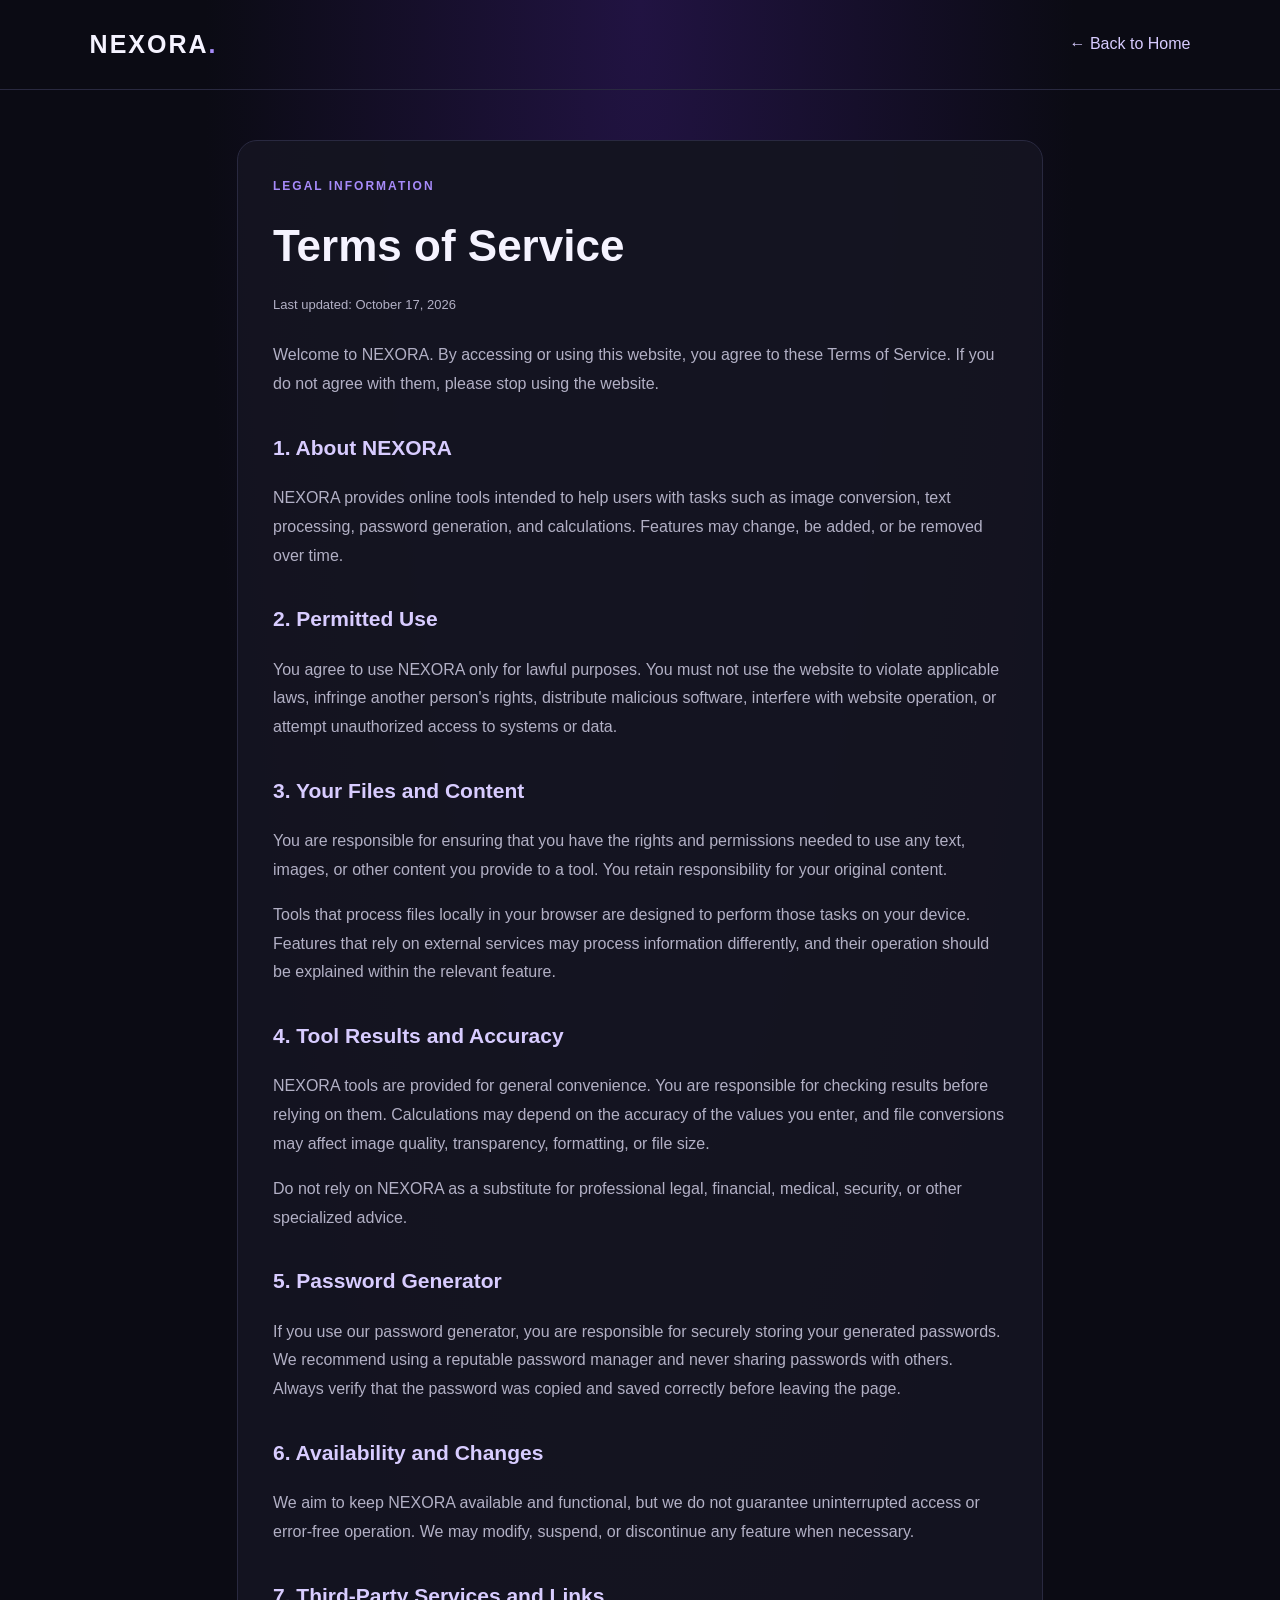
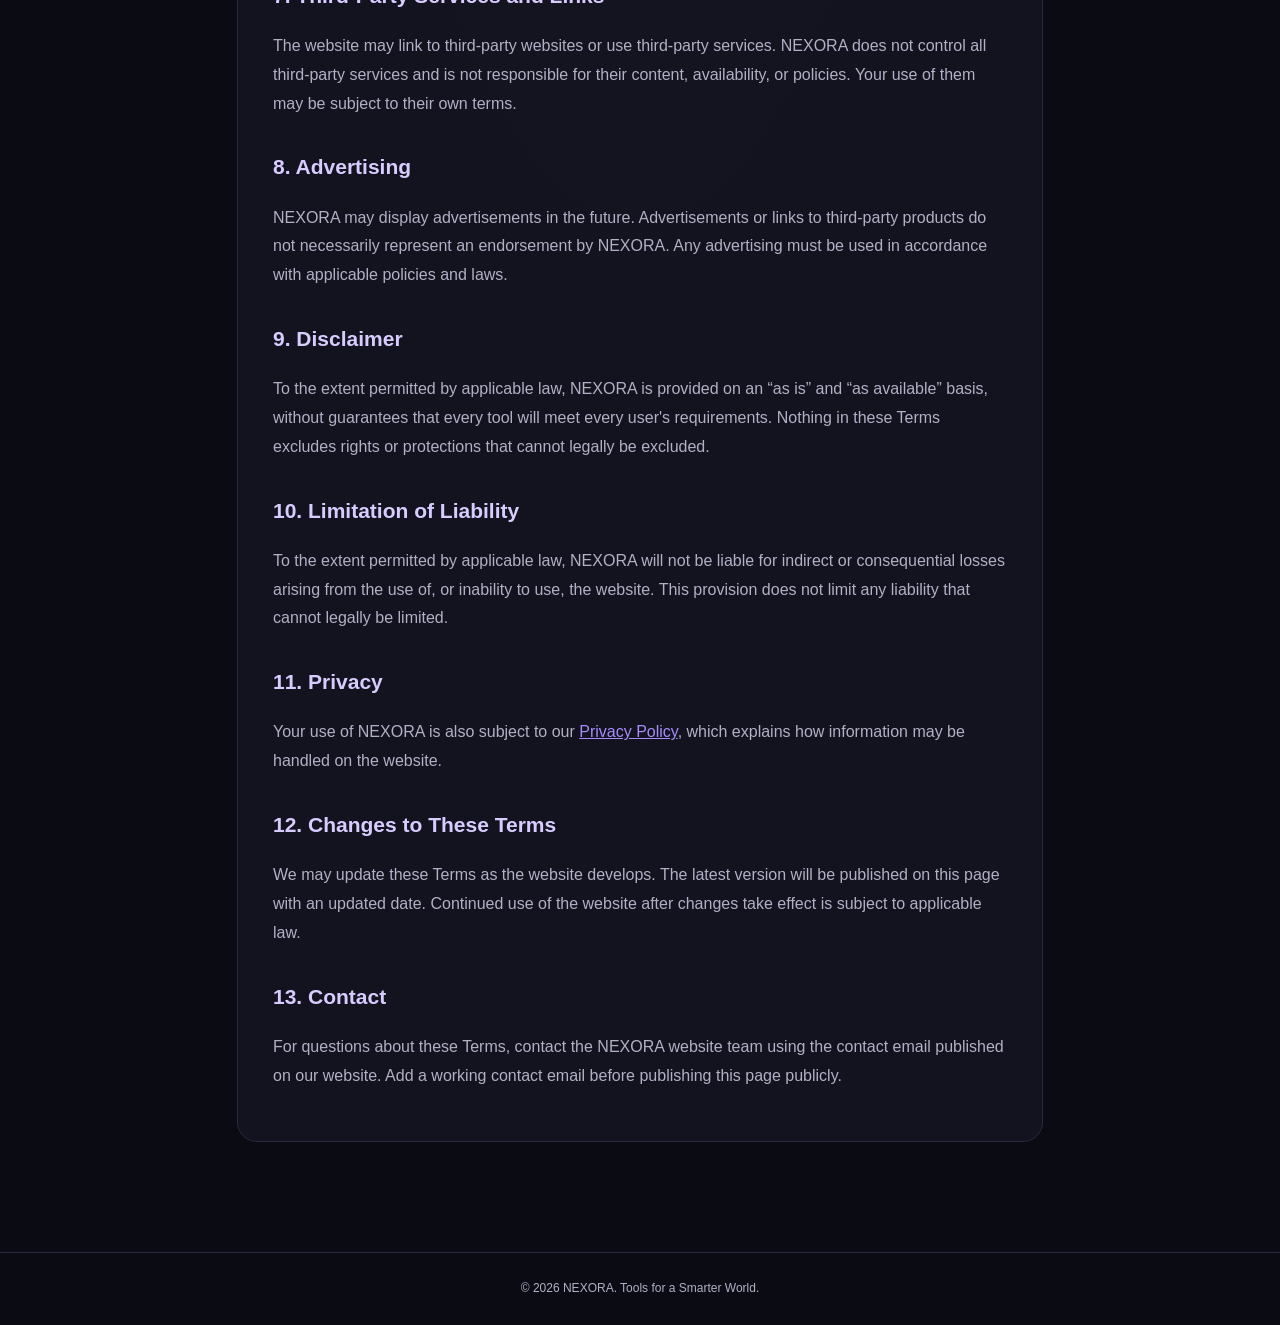
<file: terms.html>
<!DOCTYPE html>
<html lang="en">
<head>
<meta charset="UTF-8">
<meta name="viewport" content="width=device-width, initial-scale=1.0">
<meta name="description" content="Read the NEXORA Terms of Service, including the rules and limitations for using our online tools.">
<title>Terms of Service | NEXORA</title>
<style>
:root {
  --bg: #0b0b14;
  --panel: #141421;
  --text: #f5f3ff;
  --muted: #b2b0c5;
  --purple: #a78bfa;
  --border: #292940;
}
* { box-sizing: border-box; }
body {
  margin: 0;
  background: radial-gradient(ellipse at top, #211342 0%, var(--bg) 48%);
  color: var(--text);
  font-family: Arial, Helvetica, sans-serif;
  line-height: 1.8;
}
header {
  padding: 22px 7%;
  display: flex;
  justify-content: space-between;
  align-items: center;
  border-bottom: 1px solid var(--border);
}
.logo { font-size: 25px; font-weight: 800; letter-spacing: 2px; }
.logo span { color: var(--purple); }
header a { color: #d8ccff; text-decoration: none; }
main { max-width: 850px; margin: 50px auto; padding: 0 22px 60px; }
.card {
  background: rgba(20,20,33,.96);
  border: 1px solid var(--border);
  border-radius: 20px;
  padding: 35px;
}
.eyebrow {
  color: var(--purple);
  font-size: 12px;
  letter-spacing: 2px;
  font-weight: bold;
}
h1 { font-size: clamp(32px, 5vw, 44px); margin: 8px 0; }
.updated { color: var(--muted); font-size: 13px; margin-bottom: 25px; }
h2 { color: #d8ccff; font-size: 21px; margin-top: 30px; }
p, li { color: var(--muted); }
a { color: var(--purple); }
footer {
  border-top: 1px solid var(--border);
  padding: 25px;
  text-align: center;
  color: var(--muted);
  font-size: 12px;
}
@media(max-width:600px) {
  header { padding: 18px 5%; }
  main { margin-top: 25px; padding: 0 14px 40px; }
  .card { padding: 22px; }
}
</style>
</head>
<body>
<header>
  <div class="logo">NEXORA<span>.</span></div>
  <a href="main.html">← Back to Home</a>
</header>

<main>
<article class="card">
  <div class="eyebrow">LEGAL INFORMATION</div>
  <h1>Terms of Service</h1>
  <div class="updated">Last updated: October 17, 2026</div>

  <p>Welcome to NEXORA. By accessing or using this website, you agree to these Terms of Service. If you do not agree with them, please stop using the website.</p>

  <h2>1. About NEXORA</h2>
  <p>NEXORA provides online tools intended to help users with tasks such as image conversion, text processing, password generation, and calculations. Features may change, be added, or be removed over time.</p>

  <h2>2. Permitted Use</h2>
  <p>You agree to use NEXORA only for lawful purposes. You must not use the website to violate applicable laws, infringe another person's rights, distribute malicious software, interfere with website operation, or attempt unauthorized access to systems or data.</p>

  <h2>3. Your Files and Content</h2>
  <p>You are responsible for ensuring that you have the rights and permissions needed to use any text, images, or other content you provide to a tool. You retain responsibility for your original content.</p>
  <p>Tools that process files locally in your browser are designed to perform those tasks on your device. Features that rely on external services may process information differently, and their operation should be explained within the relevant feature.</p>

  <h2>4. Tool Results and Accuracy</h2>
  <p>NEXORA tools are provided for general convenience. You are responsible for checking results before relying on them. Calculations may depend on the accuracy of the values you enter, and file conversions may affect image quality, transparency, formatting, or file size.</p>
  <p>Do not rely on NEXORA as a substitute for professional legal, financial, medical, security, or other specialized advice.</p>

  <h2>5. Password Generator</h2>
  <p>If you use our password generator, you are responsible for securely storing your generated passwords. We recommend using a reputable password manager and never sharing passwords with others. Always verify that the password was copied and saved correctly before leaving the page.</p>

  <h2>6. Availability and Changes</h2>
  <p>We aim to keep NEXORA available and functional, but we do not guarantee uninterrupted access or error-free operation. We may modify, suspend, or discontinue any feature when necessary.</p>

  <h2>7. Third-Party Services and Links</h2>
  <p>The website may link to third-party websites or use third-party services. NEXORA does not control all third-party services and is not responsible for their content, availability, or policies. Your use of them may be subject to their own terms.</p>

  <h2>8. Advertising</h2>
  <p>NEXORA may display advertisements in the future. Advertisements or links to third-party products do not necessarily represent an endorsement by NEXORA. Any advertising must be used in accordance with applicable policies and laws.</p>

  <h2>9. Disclaimer</h2>
  <p>To the extent permitted by applicable law, NEXORA is provided on an “as is” and “as available” basis, without guarantees that every tool will meet every user's requirements. Nothing in these Terms excludes rights or protections that cannot legally be excluded.</p>

  <h2>10. Limitation of Liability</h2>
  <p>To the extent permitted by applicable law, NEXORA will not be liable for indirect or consequential losses arising from the use of, or inability to use, the website. This provision does not limit any liability that cannot legally be limited.</p>

  <h2>11. Privacy</h2>
  <p>Your use of NEXORA is also subject to our <a href="privacy.html">Privacy Policy</a>, which explains how information may be handled on the website.</p>

  <h2>12. Changes to These Terms</h2>
  <p>We may update these Terms as the website develops. The latest version will be published on this page with an updated date. Continued use of the website after changes take effect is subject to applicable law.</p>

  <h2>13. Contact</h2>
  <p>For questions about these Terms, contact the NEXORA website team using the contact email published on our website. Add a working contact email before publishing this page publicly.</p>
</article>
</main>

<footer>© 2026 NEXORA. Tools for a Smarter World.</footer>
</body>
</html>
</file>
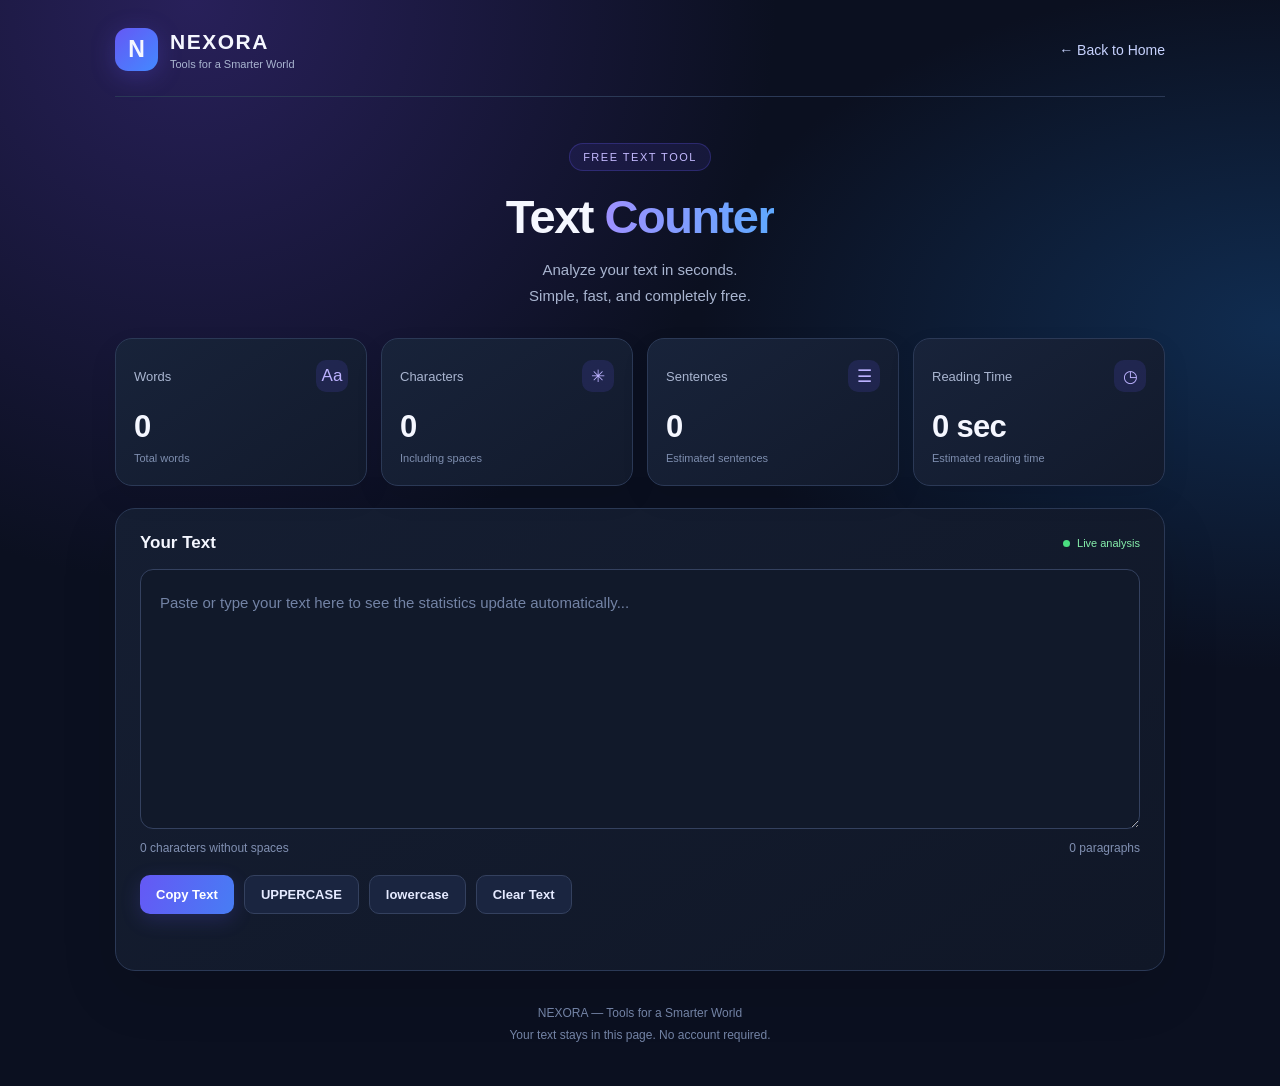
<file: text-counter.html>
<!DOCTYPE html>
<html lang="en">
<head>
  <meta charset="UTF-8">
  <meta name="viewport" content="width=device-width, initial-scale=1.0">
  <meta name="theme-color" content="#0b1020">
  <title>Text Counter | NEXORA</title>

  <style>
    * {
      box-sizing: border-box;
      margin: 0;
      padding: 0;
    }

    :root {
      --bg: #0b1020;
      --panel: #151e32;
      --panel-light: #11192a;
      --border: #2b3956;
      --text: #f5f7ff;
      --muted: #a9b5d0;
      --purple: #6558f5;
      --blue: #4389ff;
    }

    body {
      min-height: 100vh;
      background:
        radial-gradient(ellipse at 15% 0%, #28205a 0%, transparent 38%),
        radial-gradient(ellipse at 100% 30%, #102c50 0%, transparent 32%),
        var(--bg);
      color: var(--text);
      font-family: Inter, "Segoe UI", Arial, sans-serif;
      padding: 28px 20px 40px;
    }

    button, textarea {
      font: inherit;
    }

    button {
      cursor: pointer;
      transition: transform .2s, opacity .2s, border-color .2s;
    }

    button:hover {
      transform: translateY(-2px);
      opacity: .92;
    }

    .container {
      width: 100%;
      max-width: 1050px;
      margin: 0 auto;
    }

    .navbar {
      display: flex;
      justify-content: space-between;
      align-items: center;
      gap: 16px;
      padding-bottom: 25px;
      border-bottom: 1px solid var(--border);
    }

    .brand {
      display: flex;
      align-items: center;
      gap: 12px;
      text-decoration: none;
      color: var(--text);
    }

    .brand-icon {
      width: 43px;
      height: 43px;
      border-radius: 13px;
      display: grid;
      place-items: center;
      font-size: 23px;
      font-weight: 800;
      background: linear-gradient(135deg, var(--purple), var(--blue));
      box-shadow: 0 5px 25px #6558f544;
    }

    .brand-name {
      font-size: 21px;
      font-weight: 800;
      letter-spacing: 1.5px;
    }

    .brand-tagline {
      color: var(--muted);
      font-size: 11px;
      margin-top: 4px;
    }

    .nav-link {
      color: #c7d2fe;
      text-decoration: none;
      font-size: 14px;
    }

    .hero {
      text-align: center;
      padding: 46px 0 30px;
    }

    .eyebrow {
      display: inline-block;
      color: #c4baff;
      background: #6558f51c;
      border: 1px solid #6558f544;
      padding: 7px 13px;
      border-radius: 30px;
      font-size: 11px;
      letter-spacing: 1.5px;
      margin-bottom: 18px;
    }

    h1 {
      font-size: clamp(32px, 5vw, 47px);
      letter-spacing: -1.5px;
      margin-bottom: 13px;
    }

    .gradient-text {
      background: linear-gradient(90deg, #9e91ff, #5fa9ff);
      color: transparent;
      background-clip: text;
      -webkit-background-clip: text;
    }

    .hero p {
      color: var(--muted);
      line-height: 1.7;
      font-size: 15px;
    }

    .stats {
      display: grid;
      grid-template-columns: repeat(4, minmax(0, 1fr));
      gap: 14px;
      margin-bottom: 22px;
    }

    .stat-card {
      background: linear-gradient(145deg, #18233a, #121a2c);
      border: 1px solid var(--border);
      border-radius: 17px;
      padding: 21px 18px;
      min-width: 0;
      box-shadow: 0 12px 30px #00000012;
    }

    .stat-top {
      display: flex;
      justify-content: space-between;
      align-items: center;
      gap: 8px;
      margin-bottom: 17px;
    }

    .stat-label {
      color: var(--muted);
      font-size: 13px;
    }

    .stat-icon {
      width: 32px;
      height: 32px;
      display: grid;
      place-items: center;
      border-radius: 10px;
      color: #bcb2ff;
      background: #6558f526;
      font-size: 17px;
    }

    .stat-value {
      font-size: clamp(23px, 3vw, 31px);
      font-weight: 750;
      letter-spacing: -.7px;
      overflow-wrap: anywhere;
    }

    .stat-note {
      color: #7e8eaf;
      font-size: 11px;
      margin-top: 7px;
    }

    .editor-card {
      background: linear-gradient(150deg, #151e32, #101727);
      border: 1px solid var(--border);
      border-radius: 20px;
      padding: 24px;
      box-shadow: 0 20px 55px #00000020;
    }

    .editor-heading {
      display: flex;
      justify-content: space-between;
      align-items: center;
      gap: 12px;
      margin-bottom: 16px;
    }

    .editor-heading h2 {
      font-size: 17px;
    }

    .live-badge {
      color: #86efac;
      font-size: 11px;
      display: flex;
      align-items: center;
      gap: 7px;
    }

    .live-dot {
      width: 7px;
      height: 7px;
      border-radius: 50%;
      background: #4ade80;
    }

    textarea {
      width: 100%;
      min-height: 260px;
      resize: vertical;
      background: var(--panel-light);
      border: 1px solid #34415f;
      border-radius: 13px;
      padding: 19px;
      color: var(--text);
      outline: none;
      line-height: 1.85;
      font-size: 15px;
      display: block;
      transition: border-color .2s, box-shadow .2s;
    }

    textarea:focus {
      border-color: #8175ff;
      box-shadow: 0 0 0 3px #6558f51c;
    }

    textarea::placeholder {
      color: #7383a5;
    }

    .editor-footer {
      display: flex;
      justify-content: space-between;
      gap: 12px;
      margin-top: 12px;
      color: #8190b2;
      font-size: 12px;
    }

    .toolbar {
      display: flex;
      flex-wrap: wrap;
      gap: 10px;
      margin-top: 20px;
    }

    .btn {
      border: 1px solid #34415f;
      background: #1a2540;
      color: #e5eaff;
      padding: 11px 16px;
      border-radius: 10px;
      font-size: 13px;
      font-weight: 600;
    }

    .btn-primary {
      border: none;
      color: white;
      background: linear-gradient(110deg, var(--purple), #477df4);
      box-shadow: 0 6px 20px #6558f533;
    }

    .btn:focus-visible {
      outline: 2px solid #a99fff;
      outline-offset: 3px;
    }

    .message {
      min-height: 20px;
      color: #86efac;
      font-size: 12px;
      margin-top: 12px;
    }

    .footer {
      text-align: center;
      color: #7383a5;
      font-size: 12px;
      margin-top: 32px;
      line-height: 1.8;
    }

    @media (max-width: 760px) {
      .stats {
        grid-template-columns: repeat(2, minmax(0, 1fr));
      }

      body {
        padding: 20px 14px 30px;
      }

      .hero {
        padding-top: 38px;
      }

      .stat-card {
        padding: 17px 15px;
      }

      .editor-card {
        padding: 17px;
      }
    }

    @media (max-width: 390px) {
      .brand-name {
        font-size: 18px;
      }

      .brand-tagline {
        font-size: 10px;
      }

      .nav-link {
        font-size: 12px;
      }

      .toolbar .btn {
        flex: 1 1 40%;
        padding: 11px 8px;
      }
    }
  </style>
</head>

<body>
  <main class="container">

    <nav class="navbar">
      <a class="brand" href="main.html">
        <div class="brand-icon">N</div>
        <div>
          <div class="brand-name">NEXORA</div>
          <div class="brand-tagline">Tools for a Smarter World</div>
        </div>
      </a>

      <a class="nav-link" href="main.html">← Back to Home</a>
    </nav>

    <header class="hero">
      <div class="eyebrow">FREE TEXT TOOL</div>
      <h1>Text <span class="gradient-text">Counter</span></h1>
      <p>
        Analyze your text in seconds.<br>
        Simple, fast, and completely free.
      </p>
    </header>

    <section class="stats" aria-label="Text statistics">
      <article class="stat-card">
        <div class="stat-top">
          <span class="stat-label">Words</span>
          <span class="stat-icon">Aa</span>
        </div>
        <div class="stat-value" id="words">0</div>
        <div class="stat-note">Total words</div>
      </article>

      <article class="stat-card">
        <div class="stat-top">
          <span class="stat-label">Characters</span>
          <span class="stat-icon">✳</span>
        </div>
        <div class="stat-value" id="characters">0</div>
        <div class="stat-note">Including spaces</div>
      </article>

      <article class="stat-card">
        <div class="stat-top">
          <span class="stat-label">Sentences</span>
          <span class="stat-icon">☰</span>
        </div>
        <div class="stat-value" id="sentences">0</div>
        <div class="stat-note">Estimated sentences</div>
      </article>

      <article class="stat-card">
        <div class="stat-top">
          <span class="stat-label">Reading Time</span>
          <span class="stat-icon">◷</span>
        </div>
        <div class="stat-value" id="readingTime">0 sec</div>
        <div class="stat-note">Estimated reading time</div>
      </article>
    </section>

    <section class="editor-card">
      <div class="editor-heading">
        <h2>Your Text</h2>
        <div class="live-badge">
          <span class="live-dot"></span>
          Live analysis
        </div>
      </div>

      <textarea
        id="textInput"
        placeholder="Paste or type your text here to see the statistics update automatically..."
        aria-label="Enter text to analyze"
        spellcheck="true"
      ></textarea>

      <div class="editor-footer">
        <span id="withoutSpaces">0 characters without spaces</span>
        <span id="paragraphs">0 paragraphs</span>
      </div>

      <div class="toolbar">
        <button class="btn btn-primary" id="copyBtn" type="button">
          Copy Text
        </button>
        <button class="btn" id="upperBtn" type="button">
          UPPERCASE
        </button>
        <button class="btn" id="lowerBtn" type="button">
          lowercase
        </button>
        <button class="btn" id="clearBtn" type="button">
          Clear Text
        </button>
      </div>

      <div class="message" id="message" role="status" aria-live="polite"></div>
    </section>

    <footer class="footer">
      <p>NEXORA — Tools for a Smarter World</p>
      <p>Your text stays in this page. No account required.</p>
    </footer>

  </main>

  <script>
    const textInput = document.getElementById("textInput");

    const wordsOutput = document.getElementById("words");
    const charactersOutput = document.getElementById("characters");
    const sentencesOutput = document.getElementById("sentences");
    const readingTimeOutput = document.getElementById("readingTime");
    const withoutSpacesOutput = document.getElementById("withoutSpaces");
    const paragraphsOutput = document.getElementById("paragraphs");
    const message = document.getElementById("message");

    function analyzeText() {
      const text = textInput.value;
      const trimmedText = text.trim();

      // Count words in Arabic or English.
      const words = trimmedText
        ? (trimmedText.match(/\S+/gu) || []).length
        : 0;

      // Count all characters, including spaces and line breaks.
      const characters = text.length;

      // Count characters after removing all whitespace.
      const charactersWithoutSpaces = text.replace(/\s/gu, "").length;

      // Estimate sentences from common Arabic and English punctuation.
      const sentenceParts = trimmedText
        ? trimmedText.split(/[.!?؟。]+/u).filter(part => part.trim().length > 0)
        : [];

      const sentences = sentenceParts.length;

      // Count non-empty lines/groups of text separated by blank lines.
      const paragraphs = trimmedText
        ? trimmedText.split(/\n\s*\n/u).filter(part => part.trim().length > 0).length
        : 0;

      // Use an approximate reading speed of 200 words per minute.
      const totalSeconds = words === 0
        ? 0
        : Math.max(1, Math.ceil((words / 200) * 60));

      let readingTime;

      if (totalSeconds === 0) {
        readingTime = "0 sec";
      } else if (totalSeconds < 60) {
        readingTime = totalSeconds + " sec";
      } else {
        const minutes = Math.floor(totalSeconds / 60);
        const seconds = totalSeconds % 60;
        readingTime = seconds === 0
          ? minutes + " min"
          : minutes + "m " + seconds + "s";
      }

      wordsOutput.textContent = words.toLocaleString();
      charactersOutput.textContent = characters.toLocaleString();
      sentencesOutput.textContent = sentences.toLocaleString();
      readingTimeOutput.textContent = readingTime;
      withoutSpacesOutput.textContent =
        charactersWithoutSpaces.toLocaleString() + " characters without spaces";
      paragraphsOutput.textContent =
        paragraphs + (paragraphs === 1 ? " paragraph" : " paragraphs");
    }

    function showMessage(text) {
      message.textContent = text;
    }

    textInput.addEventListener("input", () => {
      analyzeText();
      showMessage("");
    });

    document.getElementById("copyBtn").addEventListener("click", async () => {
      const text = textInput.value;

      if (!text) {
        showMessage("Write some text first.");
        return;
      }

      try {
        await navigator.clipboard.writeText(text);
        showMessage("Text copied successfully!");
      } catch (error) {
        textInput.focus();
        textInput.select();

        try {
          const copied = document.execCommand("copy");
          showMessage(copied
            ? "Text copied successfully!"
            : "Select the text and copy it manually.");
        } catch {
          showMessage("Select the text and copy it manually.");
        }

        window.getSelection()?.removeAllRanges();
      }
    });

    document.getElementById("upperBtn").addEventListener("click", () => {
      textInput.value = textInput.value.toUpperCase();
      analyzeText();
      showMessage("Text converted to uppercase.");
    });

    document.getElementById("lowerBtn").addEventListener("click", () => {
      textInput.value = textInput.value.toLowerCase();
      analyzeText();
      showMessage("Text converted to lowercase.");
    });

    document.getElementById("clearBtn").addEventListener("click", () => {
      textInput.value = "";
      analyzeText();
      showMessage("Text cleared.");
      textInput.focus();
    });

    analyzeText();
  </script>
</body>
</html>
</file>
